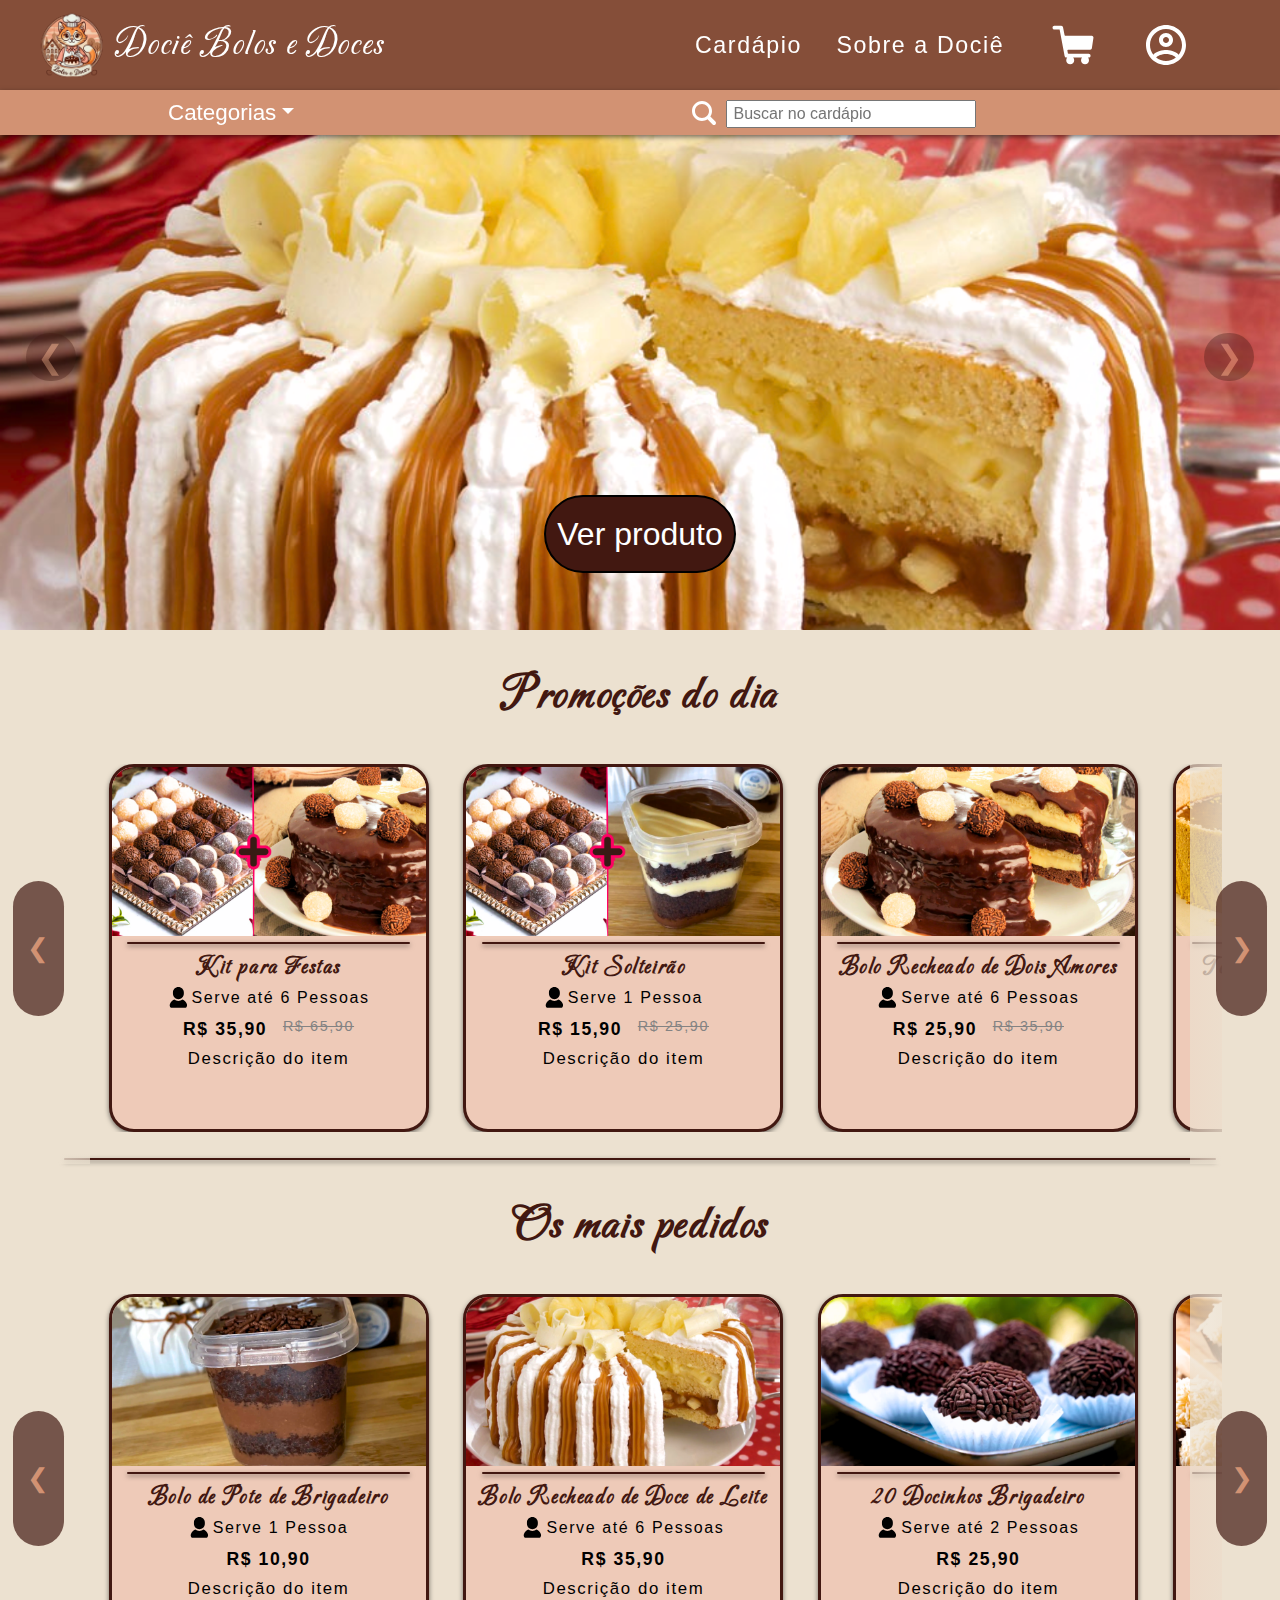
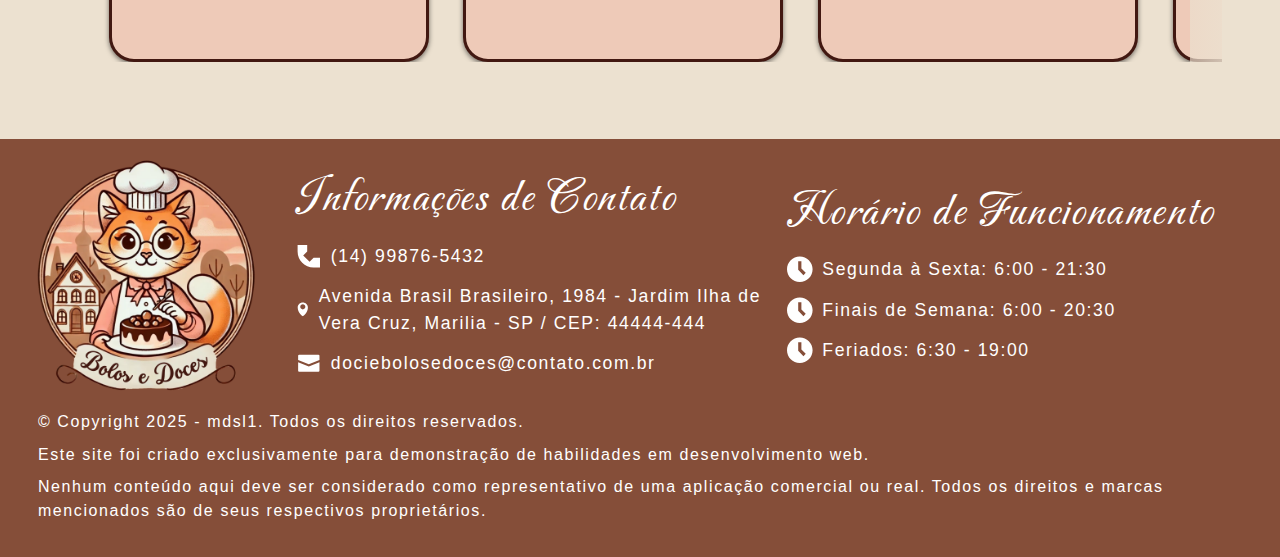
<file: index.html>
<!DOCTYPE html>
<html lang="pt-br">
    <head>
        <title>Dociê Bolos e Doces</title>
        <meta charset="UTF-8">
        <meta name="viewport" content="width=device-width, initial-scale=1.0">
        <link href="Midias/Logo.png" type="image/x-icon" rel="icon">
        <!-- Links externos -->
        <link href="https://cdn.jsdelivr.net/npm/bootstrap@5.3.3/dist/css/bootstrap.min.css" rel="stylesheet" integrity="sha384-QWTKZyjpPEjISv5WaRU9OFeRpok6YctnYmDr5pNlyT2bRjXh0JMhjY6hW+ALEwIH" crossorigin="anonymous">
        <link rel="stylesheet" href="css/homeStyle.css">
    </head>
    <body>

        <!-- Cabeçalho com os links e um menu de configurações (Por enquanto sem nada) -->
        <header id="mainHeader">
            <div id="headerContainer">
                <div id="titleContainer">
                    <a href="index.html"><img src="Midias/Logo.png" alt="Logo do site"></a>
                    <h1>Dociê Bolos e Doces</h1>
                </div>
                <nav id="navPages">
                    <a href="catalogo.html">Cardápio</a>
                    <a href="sobre.html">Sobre a Dociê</a>
                    <div id="btnCartContainer">
                        <button id="btnCart" onclick="showCart()"><svg viewBox="0 0 1000 1000" xmlns="http://www.w3.org/2000/svg"><path d="M891 308H340q-6 0-10.5-4t-5.5-10l-32-164q-2-14-12-22.5T256 99H110q-15 0-25.5 10.5T74 135v5q0 15 10.5 26t25.5 11h102q4 0 7 2.5t4 6.5l102 544q3 19 20 28 8 5 18 5h17q-22 25-21 58.5t25 56.5 57.5 23 58-23 25.5-56.5-22-58.5h186q-23 25-21.5 58.5T693 878t57.5 23 57.5-23 25-56.5-21-58.5h17q15 0 25.5-10.5T865 727v-8q0-15-11-25.5T828 683H409q-6 0-10.5-4t-5.5-9l-10-54q-1-8 4-14t12-5h460q13 0 22.5-8t11.5-21l33-219q3-16-7.5-28.5T891 308z"/></svg></button>
                        <!-- Aqui vai vir a quantidade quando o carrinho estiver cheio -->
                        <span id="itensInCart" class="hide"></span>
                    </div>
                    <div class="dropdown" id="accountSettings">
                        <button class="dropdown-toggle" data-bs-toggle="dropdown" aria-expanded="false" id="btnConfig"><svg viewBox="0 0 24 24" xmlns="http://www.w3.org/2000/svg"><path fill-rule="evenodd" clip-rule="evenodd" d="M12 2C6.48 2 2 6.48 2 12C2 17.52 6.48 22 12 22C17.52 22 22 17.52 22 12C22 6.48 17.52 2 12 2ZM7.07 18.28C7.5 17.38 10.12 16.5 12 16.5C13.88 16.5 16.51 17.38 16.93 18.28C15.57 19.36 13.86 20 12 20C10.14 20 8.43 19.36 7.07 18.28ZM12 14.5C13.46 14.5 16.93 15.09 18.36 16.83C19.38 15.49 20 13.82 20 12C20 7.59 16.41 4 12 4C7.59 4 4 7.59 4 12C4 13.82 4.62 15.49 5.64 16.83C7.07 15.09 10.54 14.5 12 14.5ZM12 6C10.06 6 8.5 7.56 8.5 9.5C8.5 11.44 10.06 13 12 13C13.94 13 15.5 11.44 15.5 9.5C15.5 7.56 13.94 6 12 6ZM10.5 9.5C10.5 10.33 11.17 11 12 11C12.83 11 13.5 10.33 13.5 9.5C13.5 8.67 12.83 8 12 8C11.17 8 10.5 8.67 10.5 9.5Z"/></svg></button>
                        <ul class="dropdown-menu">
                            <li><a href="#">Configuração 1</a></li>
                            <li><a href="#">Configuração 2</a></li>
                        </ul>
                    </div>
                </nav>
            </div>

            <!-- Nav com as categorias e com a barra de pesquisa -->
            <nav id="navContent">
                <!-- Dropdown das categorias -->
                <div class="dropdown" id="categoriesSelector">
                    <button class="dropdown-toggle" data-bs-toggle="dropdown" aria-expanded="false">Categorias</button>
                    <ul class="dropdown-menu">
                        <li class="categorie"><a href="catalogo.html#cake">Bolos Recheados</a></li>
                        <li class="categorie"><a href="catalogo.html#potCake">Bolos de Pote</a></li>
                        <li class="categorie"><a href="catalogo.html#pie">Tortas Doces</a></li>
                        <li class="categorie"><a href="catalogo.html#sweets">Docinhos</a></li>
                        <li class="categorie"><a href="catalogo.html#kit">Kits</a></li>
                    </ul>
                </div>
                <!-- Barra de pesquisa -->
                <div id="searchContainer">
                    <div id="searchBar">
                        <label for="searchInput"><svg viewBox="0 0 32 32" xmlns="http://www.w3.org/2000/svg" xmlns:xlink="http://www.w3.org/1999/xlink"><path d="M27.414,24.586l-5.077-5.077C23.386,17.928,24,16.035,24,14c0-5.514-4.486-10-10-10S4,8.486,4,14  s4.486,10,10,10c2.035,0,3.928-0.614,5.509-1.663l5.077,5.077c0.78,0.781,2.048,0.781,2.828,0  C28.195,26.633,28.195,25.367,27.414,24.586z M7,14c0-3.86,3.14-7,7-7s7,3.14,7,7s-3.14,7-7,7S7,17.86,7,14z"/></svg></label>
                        <input type="text" name="searchInput" id="searchInput" placeholder="Buscar no cardápio" autocomplete="off">
                    </div>
                    <!-- Container com os itens pesquisados -->
                    <div class="hide" id="searchItensContainer">
                        <!-- Item -->
                        <div id="noResults">Nenhum resultado encontrado.</div>
                    </div>
                </div>     
            </nav>
        </header>

        <!-- Tab com o Carrinho de compras -->
        <div id="tabCart">
            <h1>Finalizar Compra</h1>
            <div id="tabItensContainer">
                <p id="emptyCart">O carrinho está vazio.</p>
            </div>
            <div id="footerTab">
                <div id="totalPriceLineTab">
                    <span>Total: R$ </span>
                    <div id="finalPrice"></div>
                </div>
                <button id="finishPurchase"  data-bs-toggle="modal" data-bs-target="#popUpWindow" onclick="finishPurchase()">Finalizar</button>
            </div>
        </div>
        <div id="backgroundTabCart" class="hideBgCart" onclick="closeCartTab()"></div>

        <!-- Carrossel de exibição de itens -->
        <div id="displayProducts" class="carousel slide" data-bs-ride="carousel">
            <div class="carousel-inner">
              <div class="carousel-item active" data-id="2">
                <img src="Midias/Produtos/Bolo/Bolo doce de leite com abacaxi.png" class="d-block w-100" alt="Bolo de Doce de Leite">
                <button class="btnShowItemDisplay" data-bs-toggle="modal" data-bs-target="#modalWindow">Ver produto</button>
              </div>
              <div class="carousel-item" data-id="4">
                <img src="Midias/Produtos/Bolo de pote/Bolo de pote de prestigio.png" class="d-block w-100" alt="Bolo de pote de prestígio">
                <button class="btnShowItemDisplay" data-bs-toggle="modal" data-bs-target="#modalWindow">Ver produto</button>
              </div>
              <div class="carousel-item" data-id="7">
                <img src="Midias/Produtos/Docinhos/Docinho beijinho.png" class="d-block w-100" alt="Docinho Beijinho">
                <button class="btnShowItemDisplay" data-bs-toggle="modal" data-bs-target="#modalWindow">Ver produto</button>
              </div>
              <div class="carousel-item" data-id="6">
                <img src="Midias/Produtos/Torta/Torta de maracuja.png" class="d-block w-100" alt="Torta de maracujá">
                <button class="btnShowItemDisplay" data-bs-toggle="modal" data-bs-target="#modalWindow">Ver produto</button>
              </div>
            </div>
            <!-- Botões de navegação -->
            <button class="carousel-control-prev" type="button" data-bs-target="#displayProducts" data-bs-slide="prev">&#10094;</button>
            <button class="carousel-control-next" type="button" data-bs-target="#displayProducts" data-bs-slide="next">&#10095;</button>
        </div>

        <!-- Slider com os produtos em promoção -->
        <section id="promotionContainer">
            <header><h2>Promoções do dia</h2></header>
            <div id="promotionCarousel">
                <button class="btnPrevCarousel">&#10094;</button>
                <div class="gradient prevGradient"></div>
                <div class="itensContainer">
                    <div class="blankSpace"></div>
                    <div class="item" data-id="13">
                        <img src="Midias/Produtos/Kits/Kit Festa.png" alt="Kit para festas com Bolo e Docinhos">
                        <div class="divLine"></div>
                        <h3>Kit para Festas</h3>
                        <div class="amountLine">
                            <svg xmlns="http://www.w3.org/2000/svg" xmlns:xlink="http://www.w3.org/1999/xlink" viewBox="0 0 512 512"  xml:space="preserve"><g><path  d="M458.159,404.216c-18.93-33.65-49.934-71.764-100.409-93.431c-28.868,20.196-63.938,32.087-101.745,32.087c-37.828,0-72.898-11.89-101.767-32.087c-50.474,21.667-81.479,59.782-100.398,93.431C28.731,448.848,48.417,512,91.842,512c43.426,0,164.164,0,164.164,0s120.726,0,164.153,0C463.583,512,483.269,448.848,458.159,404.216z"/><path d="M256.005,300.641c74.144,0,134.231-60.108,134.231-134.242v-32.158C390.236,60.108,330.149,0,256.005,0c-74.155,0-134.252,60.108-134.252,134.242V166.4C121.753,240.533,181.851,300.641,256.005,300.641z"/></g></svg>
                            <p>Serve até 6 Pessoas</p>
                        </div>    
                        <div class="priceLine">
                            <p class="price">R$ 35,90</p>
                            <p class="price oldPrice">R$ 65,90</p>
                        </div>
                        <p class="description">Descrição do item</p>
                        <button class="viewItem" data-bs-toggle="modal" data-bs-target="#modalWindow">Ver produto</button>
                    </div>
                    <div class="item" data-id="14">
                        <img src="Midias/Produtos/Kits/Kit Solteiro.png" alt="Kit para 1 pessoa com Bolo de Pote e Docinhos">
                        <div class="divLine"></div>
                        <h3>Kit Solteirão</h3>
                        <div class="amountLine">
                            <svg xmlns="http://www.w3.org/2000/svg" xmlns:xlink="http://www.w3.org/1999/xlink" viewBox="0 0 512 512"  xml:space="preserve"><g><path  d="M458.159,404.216c-18.93-33.65-49.934-71.764-100.409-93.431c-28.868,20.196-63.938,32.087-101.745,32.087c-37.828,0-72.898-11.89-101.767-32.087c-50.474,21.667-81.479,59.782-100.398,93.431C28.731,448.848,48.417,512,91.842,512c43.426,0,164.164,0,164.164,0s120.726,0,164.153,0C463.583,512,483.269,448.848,458.159,404.216z"/><path d="M256.005,300.641c74.144,0,134.231-60.108,134.231-134.242v-32.158C390.236,60.108,330.149,0,256.005,0c-74.155,0-134.252,60.108-134.252,134.242V166.4C121.753,240.533,181.851,300.641,256.005,300.641z"/></g></svg>
                            <p>Serve 1 Pessoa</p>
                        </div>    
                        <div class="priceLine">
                            <p class="price">R$ 15,90</p>
                            <p class="price oldPrice">R$ 25,90</p>
                        </div>
                        <p class="description">Descrição do item</p>
                        <button class="viewItem" data-bs-toggle="modal" data-bs-target="#modalWindow">Ver produto</button>
                    </div>
                    <div class="item" data-id="1">
                        <img src="Midias/Produtos/Bolo/Bolo 2 amores.png" alt="Bolo recheado de Dois Amores">
                        <div class="divLine"></div>
                        <h3>Bolo Recheado de Dois Amores</h3>
                        <div class="amountLine">
                            <svg xmlns="http://www.w3.org/2000/svg" xmlns:xlink="http://www.w3.org/1999/xlink" viewBox="0 0 512 512"  xml:space="preserve"><g><path  d="M458.159,404.216c-18.93-33.65-49.934-71.764-100.409-93.431c-28.868,20.196-63.938,32.087-101.745,32.087c-37.828,0-72.898-11.89-101.767-32.087c-50.474,21.667-81.479,59.782-100.398,93.431C28.731,448.848,48.417,512,91.842,512c43.426,0,164.164,0,164.164,0s120.726,0,164.153,0C463.583,512,483.269,448.848,458.159,404.216z"/><path d="M256.005,300.641c74.144,0,134.231-60.108,134.231-134.242v-32.158C390.236,60.108,330.149,0,256.005,0c-74.155,0-134.252,60.108-134.252,134.242V166.4C121.753,240.533,181.851,300.641,256.005,300.641z"/></g></svg>
                            <p>Serve até 6 Pessoas</p>
                        </div>    
                        <div class="priceLine">
                            <p class="price">R$ 25,90</p>
                            <p class="price oldPrice">R$ 35,90</p>
                        </div>
                        <p class="description">Descrição do item</p>
                        <button class="viewItem" data-bs-toggle="modal" data-bs-target="#modalWindow">Ver produto</button>
                    </div>
                    <div class="item" data-id="5">
                        <img src="Midias/Produtos/Torta/Torta de chocolate.png" alt="Torta de Mousse de Chocolate">
                        <div class="divLine"></div>
                        <h3>Torta de Mousse de Chocolate</h3>
                        <div class="amountLine">
                            <svg xmlns="http://www.w3.org/2000/svg" xmlns:xlink="http://www.w3.org/1999/xlink" viewBox="0 0 512 512"  xml:space="preserve"><g><path  d="M458.159,404.216c-18.93-33.65-49.934-71.764-100.409-93.431c-28.868,20.196-63.938,32.087-101.745,32.087c-37.828,0-72.898-11.89-101.767-32.087c-50.474,21.667-81.479,59.782-100.398,93.431C28.731,448.848,48.417,512,91.842,512c43.426,0,164.164,0,164.164,0s120.726,0,164.153,0C463.583,512,483.269,448.848,458.159,404.216z"/><path d="M256.005,300.641c74.144,0,134.231-60.108,134.231-134.242v-32.158C390.236,60.108,330.149,0,256.005,0c-74.155,0-134.252,60.108-134.252,134.242V166.4C121.753,240.533,181.851,300.641,256.005,300.641z"/></g></svg>
                            <p>Serve até 4 Pessoas</p>
                        </div>    
                        <div class="priceLine">
                            <p class="price">R$ 15,90</p>
                            <p class="price oldPrice">R$ 25,90</p>
                        </div>
                        <p class="description">Descrição do item</p>
                        <button class="viewItem" data-bs-toggle="modal" data-bs-target="#modalWindow">Ver produto</button>
                    </div>
                    <div class="item" data-id="4">
                        <img src="Midias/Produtos/Bolo de pote/Bolo de pote de prestigio.png" alt="Bolo de pote de Prestígio">
                        <div class="divLine"></div>
                        <h3>Bolo de Pote de Prestígio</h3>
                        <div class="amountLine">
                            <svg xmlns="http://www.w3.org/2000/svg" xmlns:xlink="http://www.w3.org/1999/xlink" viewBox="0 0 512 512"  xml:space="preserve"><g><path  d="M458.159,404.216c-18.93-33.65-49.934-71.764-100.409-93.431c-28.868,20.196-63.938,32.087-101.745,32.087c-37.828,0-72.898-11.89-101.767-32.087c-50.474,21.667-81.479,59.782-100.398,93.431C28.731,448.848,48.417,512,91.842,512c43.426,0,164.164,0,164.164,0s120.726,0,164.153,0C463.583,512,483.269,448.848,458.159,404.216z"/><path d="M256.005,300.641c74.144,0,134.231-60.108,134.231-134.242v-32.158C390.236,60.108,330.149,0,256.005,0c-74.155,0-134.252,60.108-134.252,134.242V166.4C121.753,240.533,181.851,300.641,256.005,300.641z"/></g></svg>
                            <p>Serve 1 Pessoa</p>
                        </div>    
                        <div class="priceLine">
                            <p class="price">R$ 5,90</p>
                            <p class="price oldPrice">R$ 10,90</p>
                        </div>
                        <p class="description">Descrição do item</p>
                        <button class="viewItem" data-bs-toggle="modal" data-bs-target="#modalWindow">Ver produto</button>
                    </div>
                    <div class="blankSpace"></div>
                </div>
                <div class="gradient nextGradient"></div>
                <button class="btnNextCarousel">&#10095;</button>
            </div>
        </section>
        <div class="divLine"></div>

        <!-- Slider com os produtos mais vendidos -->
        <section id="bestSellingContainer">
            <header><h2>Os mais pedidos</h2></header>
            <div id="bestSellingCarousel">
                <button class="btnPrevCarousel">&#10094;</button>
                <div class="gradient prevGradient"></div>
                <div class="itensContainer">
                    <div class="blankSpace"></div>
                    <div class="item" data-id="3">
                        <img src="Midias/Produtos/Bolo de pote/Bolo de pote de brigadeiro.png" alt="Bolo de pote de Brigadeiro">
                        <div class="divLine"></div>
                        <h3>Bolo de Pote de Brigadeiro</h3>
                        <div class="amountLine">
                            <svg xmlns="http://www.w3.org/2000/svg" xmlns:xlink="http://www.w3.org/1999/xlink" viewBox="0 0 512 512"  xml:space="preserve"><g><path  d="M458.159,404.216c-18.93-33.65-49.934-71.764-100.409-93.431c-28.868,20.196-63.938,32.087-101.745,32.087c-37.828,0-72.898-11.89-101.767-32.087c-50.474,21.667-81.479,59.782-100.398,93.431C28.731,448.848,48.417,512,91.842,512c43.426,0,164.164,0,164.164,0s120.726,0,164.153,0C463.583,512,483.269,448.848,458.159,404.216z"/><path d="M256.005,300.641c74.144,0,134.231-60.108,134.231-134.242v-32.158C390.236,60.108,330.149,0,256.005,0c-74.155,0-134.252,60.108-134.252,134.242V166.4C121.753,240.533,181.851,300.641,256.005,300.641z"/></g></svg>
                            <p>Serve 1 Pessoa</p>
                        </div>    
                        <div class="priceLine">
                            <p class="price">R$ 10,90</p>
                        </div>
                        <p class="description">Descrição do item</p>
                        <button class="viewItem" data-bs-toggle="modal" data-bs-target="#modalWindow">Ver produto</button>
                    </div>
                    <div class="item" data-id="2">
                        <img src="Midias/Produtos/Bolo/Bolo doce de leite com abacaxi.png" alt="Bolo Recheado de Doce de Leite">
                        <div class="divLine"></div>
                        <h3>Bolo Recheado de Doce de Leite</h3>
                        <div class="amountLine">
                            <svg xmlns="http://www.w3.org/2000/svg" xmlns:xlink="http://www.w3.org/1999/xlink" viewBox="0 0 512 512"  xml:space="preserve"><g><path  d="M458.159,404.216c-18.93-33.65-49.934-71.764-100.409-93.431c-28.868,20.196-63.938,32.087-101.745,32.087c-37.828,0-72.898-11.89-101.767-32.087c-50.474,21.667-81.479,59.782-100.398,93.431C28.731,448.848,48.417,512,91.842,512c43.426,0,164.164,0,164.164,0s120.726,0,164.153,0C463.583,512,483.269,448.848,458.159,404.216z"/><path d="M256.005,300.641c74.144,0,134.231-60.108,134.231-134.242v-32.158C390.236,60.108,330.149,0,256.005,0c-74.155,0-134.252,60.108-134.252,134.242V166.4C121.753,240.533,181.851,300.641,256.005,300.641z"/></g></svg>
                            <p>Serve até 6 Pessoas</p>
                        </div>    
                        <div class="priceLine">
                            <p class="price">R$ 35,90</p>
                        </div>
                        <p class="description">Descrição do item</p>
                        <button class="viewItem" data-bs-toggle="modal" data-bs-target="#modalWindow">Ver produto</button>
                    </div>
                    <div class="item" data-id="11">
                        <img src="Midias/Produtos/Docinhos/Docinho brigadeiro.png" alt="Docinhos de Brigadeiro">
                        <div class="divLine"></div>
                        <h3>20 Docinhos Brigadeiro</h3>
                        <div class="amountLine">
                            <svg xmlns="http://www.w3.org/2000/svg" xmlns:xlink="http://www.w3.org/1999/xlink" viewBox="0 0 512 512"  xml:space="preserve"><g><path  d="M458.159,404.216c-18.93-33.65-49.934-71.764-100.409-93.431c-28.868,20.196-63.938,32.087-101.745,32.087c-37.828,0-72.898-11.89-101.767-32.087c-50.474,21.667-81.479,59.782-100.398,93.431C28.731,448.848,48.417,512,91.842,512c43.426,0,164.164,0,164.164,0s120.726,0,164.153,0C463.583,512,483.269,448.848,458.159,404.216z"/><path d="M256.005,300.641c74.144,0,134.231-60.108,134.231-134.242v-32.158C390.236,60.108,330.149,0,256.005,0c-74.155,0-134.252,60.108-134.252,134.242V166.4C121.753,240.533,181.851,300.641,256.005,300.641z"/></g></svg>
                            <p>Serve até 2 Pessoas</p>
                        </div>    
                        <div class="priceLine">
                            <p class="price">R$ 25,90</p>
                        </div>
                        <p class="description">Descrição do item</p>
                        <button class="viewItem" data-bs-toggle="modal" data-bs-target="#modalWindow">Ver produto</button>
                    </div>
                    <div class="item" data-id="7">
                        <img src="Midias/Produtos/Docinhos/Docinho beijinho.png" alt="Docinhos de Beijinho">
                        <div class="divLine"></div>
                        <h3>10 Docinhos Beijinho</h3>
                        <div class="amountLine">
                            <svg xmlns="http://www.w3.org/2000/svg" xmlns:xlink="http://www.w3.org/1999/xlink" viewBox="0 0 512 512"  xml:space="preserve"><g><path  d="M458.159,404.216c-18.93-33.65-49.934-71.764-100.409-93.431c-28.868,20.196-63.938,32.087-101.745,32.087c-37.828,0-72.898-11.89-101.767-32.087c-50.474,21.667-81.479,59.782-100.398,93.431C28.731,448.848,48.417,512,91.842,512c43.426,0,164.164,0,164.164,0s120.726,0,164.153,0C463.583,512,483.269,448.848,458.159,404.216z"/><path d="M256.005,300.641c74.144,0,134.231-60.108,134.231-134.242v-32.158C390.236,60.108,330.149,0,256.005,0c-74.155,0-134.252,60.108-134.252,134.242V166.4C121.753,240.533,181.851,300.641,256.005,300.641z"/></g></svg>
                            <p>Serve 1 Pessoa</p>
                        </div>    
                        <div class="priceLine">
                            <p class="price">R$ 15,90</p>
                        </div>
                        <p class="description">Descrição do item</p>
                        <button class="viewItem" data-bs-toggle="modal" data-bs-target="#modalWindow">Ver produto</button>                    </div>
                    <div class="item" data-id="6">
                        <img src="Midias/Produtos/Torta/Torta de maracuja.png" alt="Torta de Mousse de Maracujá">
                        <div class="divLine"></div>
                        <h3>Torta de Mousse de Maracujá</h3>
                        <div class="amountLine">
                            <svg xmlns="http://www.w3.org/2000/svg" xmlns:xlink="http://www.w3.org/1999/xlink" viewBox="0 0 512 512"  xml:space="preserve"><g><path  d="M458.159,404.216c-18.93-33.65-49.934-71.764-100.409-93.431c-28.868,20.196-63.938,32.087-101.745,32.087c-37.828,0-72.898-11.89-101.767-32.087c-50.474,21.667-81.479,59.782-100.398,93.431C28.731,448.848,48.417,512,91.842,512c43.426,0,164.164,0,164.164,0s120.726,0,164.153,0C463.583,512,483.269,448.848,458.159,404.216z"/><path d="M256.005,300.641c74.144,0,134.231-60.108,134.231-134.242v-32.158C390.236,60.108,330.149,0,256.005,0c-74.155,0-134.252,60.108-134.252,134.242V166.4C121.753,240.533,181.851,300.641,256.005,300.641z"/></g></svg>
                            <p>Serve até 4 Pessoas</p>
                        </div>    
                        <div class="priceLine">
                            <p class="price">R$ 25,90</p>
                        </div>
                        <p class="description">Descrição do item</p>
                        <button class="viewItem" data-bs-toggle="modal" data-bs-target="#modalWindow">Ver produto</button>
                    </div>
                    <div class="blankSpace"></div>
                </div>
                <div class="gradient nextGradient"></div>
                <button class="btnNextCarousel">&#10095;</button>
            </div>
        </section>

        <!-- Rodapé -->
        <footer>
            <div id="footerContainer">
                <img src="Midias/Logo.png" alt="Logo do site">
                <div id="contactContainer">
                    <h3>Informações de Contato</h3>
                    <div class="footerLine">
                        <svg viewBox="0 0 16 16" fill="none" xmlns="http://www.w3.org/2000/svg"><path d="M1 5V1H7V5L4.5 7.5L8.5 11.5L11 9H15V15H11C5.47715 15 1 10.5228 1 5Z"/></svg>
                        <p>(14) 99876-5432</p>
                    </div>
                    <div class="footerLine">
                        <svg viewBox="0 0 16 16" version="1.1" xmlns="http://www.w3.org/2000/svg" xmlns:xlink="http://www.w3.org/1999/xlink"><rect id="icon-bound" fill="none" /><path d="M8,0C4.688,0,2,2.688,2,6c0,6,6,10,6,10s6-4,6-10C14,2.688,11.312,0,8,0z M8,8C6.344,8,5,6.656,5,5s1.344-3,3-3s3,1.344,3,3 S9.656,8,8,8z" /></svg>
                        <p>Avenida Brasil Brasileiro, 1984 - Jardim Ilha de Vera Cruz, Marilia - SP / CEP: 44444-444</p>
                    </div>
                    <div class="footerLine">
                        <svg viewBox="0 0 24 24" xmlns="http://www.w3.org/2000/svg"><path d="M22,5V9L12,13,2,9V5A1,1,0,0,1,3,4H21A1,1,0,0,1,22,5ZM2,11.154V19a1,1,0,0,0,1,1H21a1,1,0,0,0,1-1V11.154l-10,4Z"/></svg>
                        <p>dociebolosedoces@contato.com.br</p>
                    </div>
                </div>
                <div id="openingHoursContainer">
                    <h3>Horário de Funcionamento</h3>
                    <div class="footerLine">
                        <svg viewBox="0 0 16 16" fill="none" xmlns="http://www.w3.org/2000/svg"><path fill-rule="evenodd" clip-rule="evenodd" d="M8 16C12.4183 16 16 12.4183 16 8C16 3.58172 12.4183 0 8 0C3.58172 0 0 3.58172 0 8C0 12.4183 3.58172 16 8 16ZM7 3V8.41421L10.2929 11.7071L11.7071 10.2929L9 7.58579V3H7Z"/></svg>
                        <p>Segunda à Sexta: 6:00 - 21:30</p>
                    </div>
                    <div class="footerLine">
                        <svg viewBox="0 0 16 16" fill="none" xmlns="http://www.w3.org/2000/svg"><path fill-rule="evenodd" clip-rule="evenodd" d="M8 16C12.4183 16 16 12.4183 16 8C16 3.58172 12.4183 0 8 0C3.58172 0 0 3.58172 0 8C0 12.4183 3.58172 16 8 16ZM7 3V8.41421L10.2929 11.7071L11.7071 10.2929L9 7.58579V3H7Z"/></svg>
                        <p>Finais de Semana: 6:00 - 20:30</p>
                    </div>
                    <div class="footerLine">
                        <svg viewBox="0 0 16 16" fill="none" xmlns="http://www.w3.org/2000/svg"><path fill-rule="evenodd" clip-rule="evenodd" d="M8 16C12.4183 16 16 12.4183 16 8C16 3.58172 12.4183 0 8 0C3.58172 0 0 3.58172 0 8C0 12.4183 3.58172 16 8 16ZM7 3V8.41421L10.2929 11.7071L11.7071 10.2929L9 7.58579V3H7Z"/></svg>
                        <p>Feriados: 6:30 - 19:00</p>
                    </div>
                </div>
            </div>
            <div id="copyrightContainer">
                <p>&copy; Copyright 2025 - mdsl1. Todos os direitos reservados.</p>
                <p>Este site foi criado exclusivamente para demonstração de habilidades em desenvolvimento web.</p>
                <p>Nenhum conteúdo aqui deve ser considerado como representativo de uma aplicação comercial ou real. Todos os direitos e marcas mencionados são de seus respectivos proprietários.</p>
            </div>
        </footer>

        <!-- Modal de compra de itens -->
        <div id="modalWindow" class="modal fade" tabindex="-1" aria-labelledby="modalContainerLabel" aria-hidden="true">
            <div class="modal-dialog">
                <div class="modal-content" id="modalContainer">
                    <div class="modal-header" id="modalHeader">
                        <h1 class="modal-title" id="modalContainerLabel"></h1>
                        <button type="button" class="btn btn-secondary" data-bs-dismiss="modal">X</button>
                    </div>
                    <div class="modal-body" id="modalBody">
                        <img id="modalImg" src="Midias/Produtos/Bolo/Bolo 2 amores.png" alt="">
                        <p id="modalDescription"></p>
                        <div id="infosContainer">
                            <div id="amountLineModal">
                                <svg xmlns="http://www.w3.org/2000/svg" xmlns:xlink="http://www.w3.org/1999/xlink" viewBox="0 0 512 512"  xml:space="preserve"><g><path  d="M458.159,404.216c-18.93-33.65-49.934-71.764-100.409-93.431c-28.868,20.196-63.938,32.087-101.745,32.087c-37.828,0-72.898-11.89-101.767-32.087c-50.474,21.667-81.479,59.782-100.398,93.431C28.731,448.848,48.417,512,91.842,512c43.426,0,164.164,0,164.164,0s120.726,0,164.153,0C463.583,512,483.269,448.848,458.159,404.216z"/><path d="M256.005,300.641c74.144,0,134.231-60.108,134.231-134.242v-32.158C390.236,60.108,330.149,0,256.005,0c-74.155,0-134.252,60.108-134.252,134.242V166.4C121.753,240.533,181.851,300.641,256.005,300.641z"/></g></svg>
                                <div id="modalAmount"></div>
                            </div>
                            <div id="priceLineModal">
                                <span>R$ </span>
                                <div id="modalPrice"></div>
                            </div>
                        </div>
                        <div id="qtdeItensControl">
                             <button id="rmvItem" onclick="rmvItem()">-</button>
                             <span id="qtdeItem"></span>
                            <button id="addItem" onclick="addItem()">+</button>
                        </div>
                    </div>
                    <div class="modal-footer" id="modalFooter">
                        <div id="displayPriceContainer">
                            <span>Total: R$</span>
                            <div id="priceInput">0,00</div>
                        </div>
                        <button id="btnAddToCart" onclick="addToCart()">Adicionar</button>
                    </div>
                </div>
            </div>
        </div>

        <!-- PopUp de sucesso ou falha na compra -->
        <div id="popUpWindow" class="modal fade" tabindex="-1" aria-labelledby="popUpContainerLabel" aria-hidden="true">
            <div class="modal-dialog">
                <div class="modal-content" id="popUpContainer">
                    <div class="modal-header" id="popUpHeader">
                        <h1 class="modal-title" id="popUpContainerLabel"></h1>
                    </div>
                    <div class="modal-body" id="popUpBody">
                        <p id="popUpText"></p>
                    </div>
                    <div class="modal-footer" id="popUpFooter">
                        <button type="button" class="btn btn-secondary" data-bs-dismiss="modal">Fechar</button>
                    </div>
                </div>
            </div>
        </div>
        <!--Area de Import dos scripts utilizados-->
        <script src="https://cdn.jsdelivr.net/npm/bootstrap@5.3.3/dist/js/bootstrap.bundle.min.js" integrity="sha384-YvpcrYf0tY3lHB60NNkmXc5s9fDVZLESaAA55NDzOxhy9GkcIdslK1eN7N6jIeHz" crossorigin="anonymous"></script>
        <script src="js/script.js" type="text/javascript"></script>
        <script src="js/sliderScript.js" type="text/javascript"></script>
    </body>
</html>
</file>
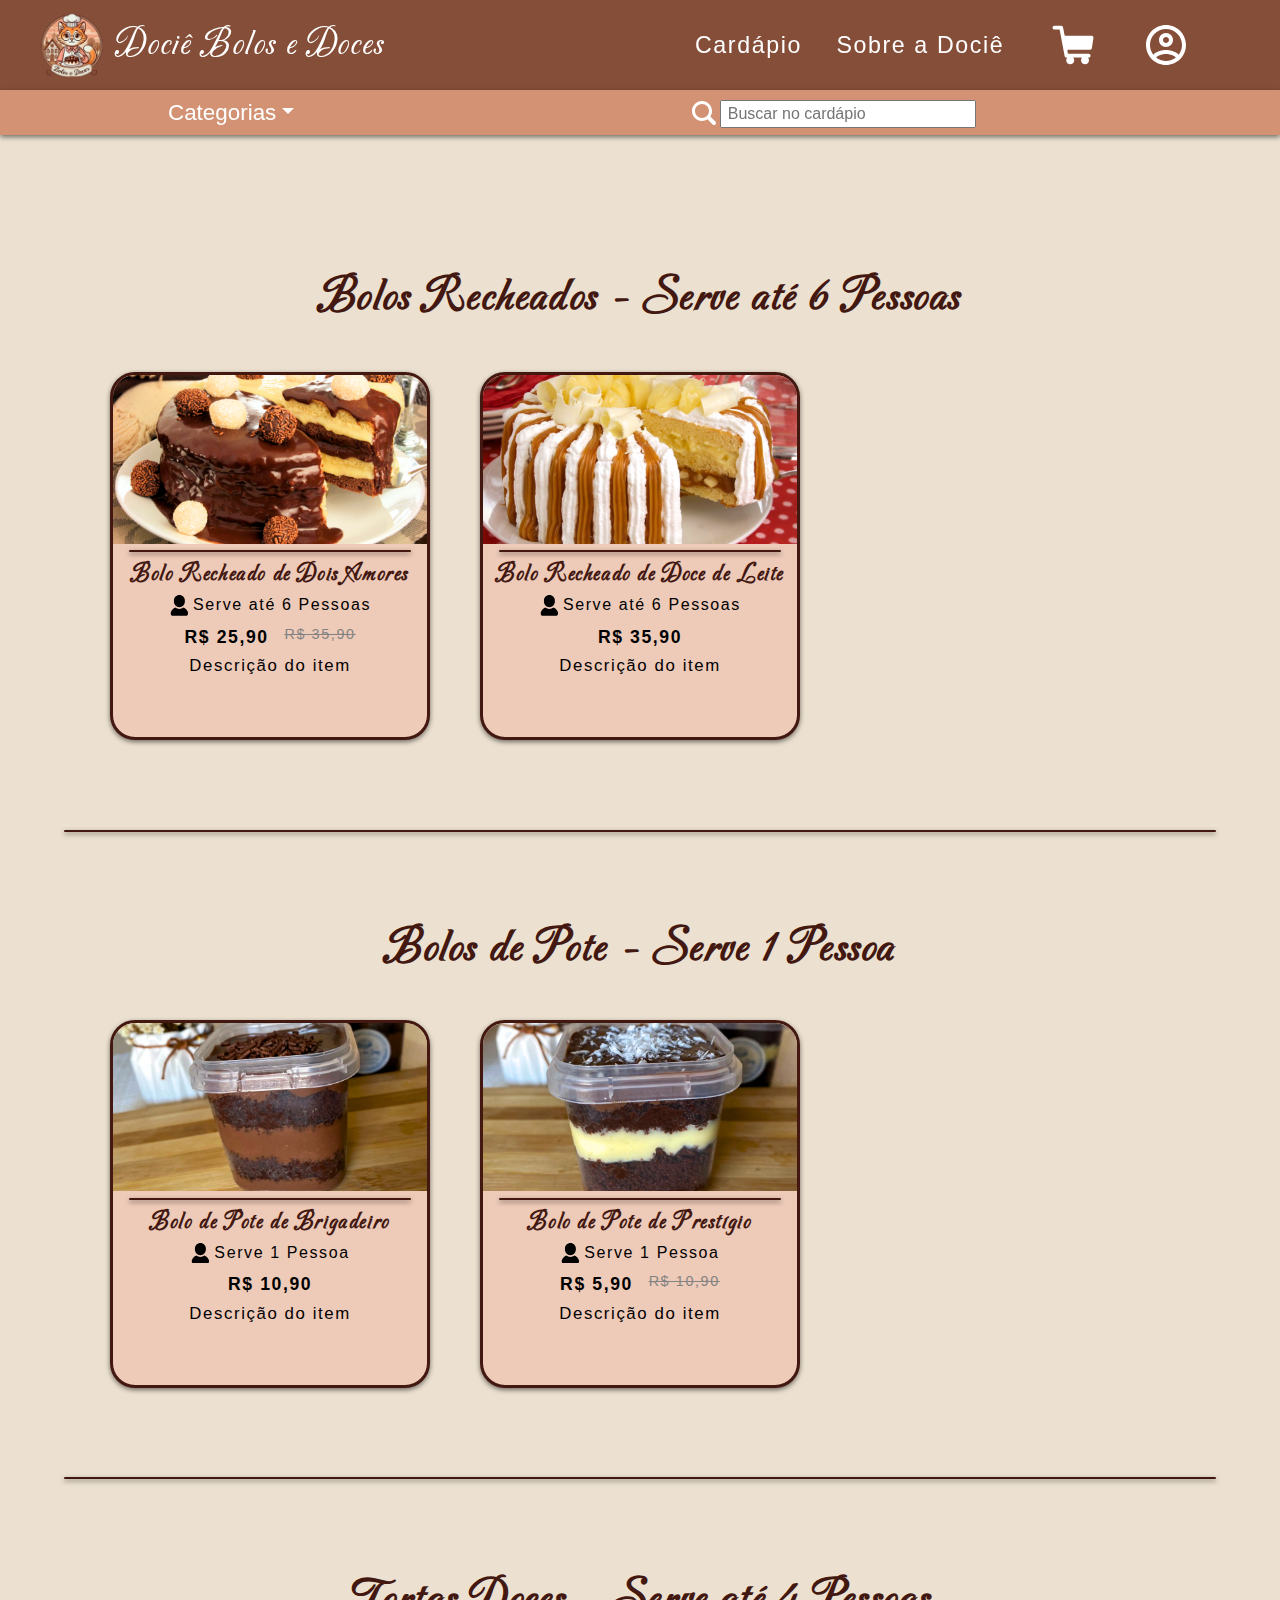
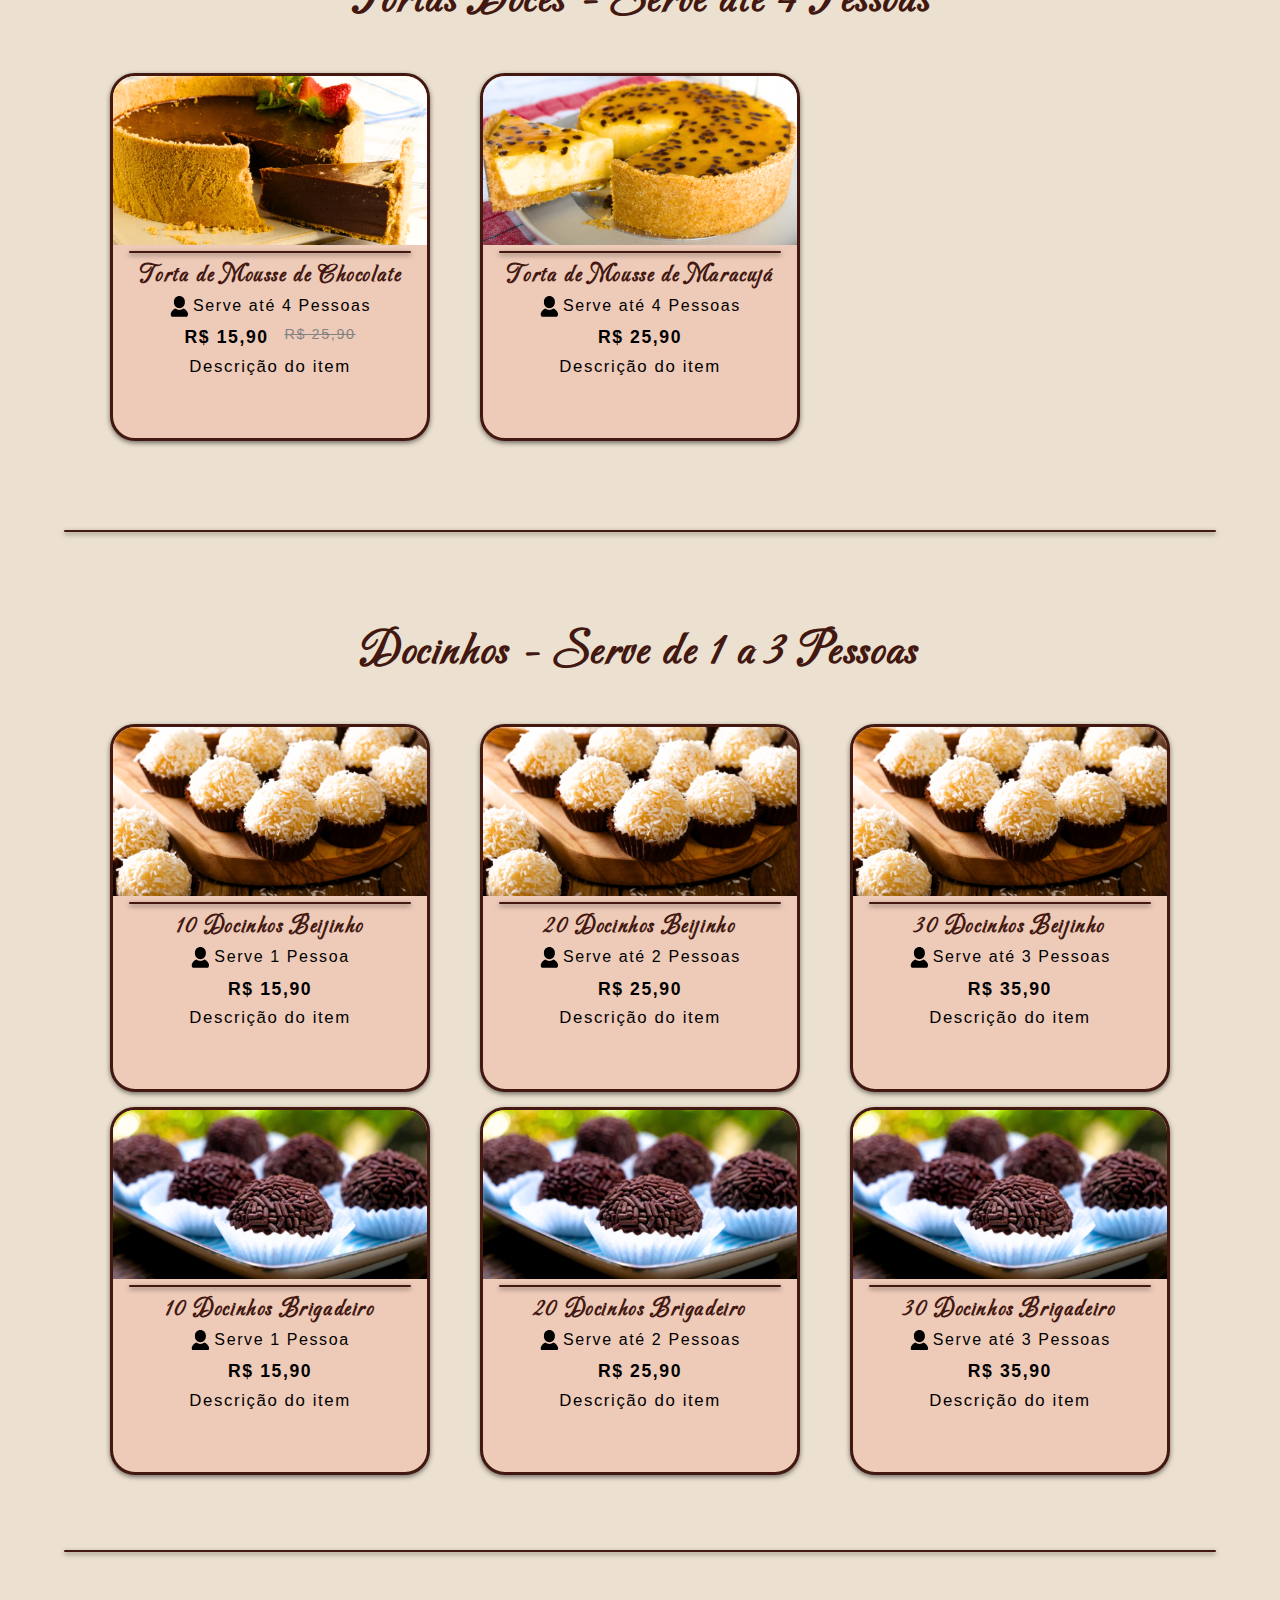
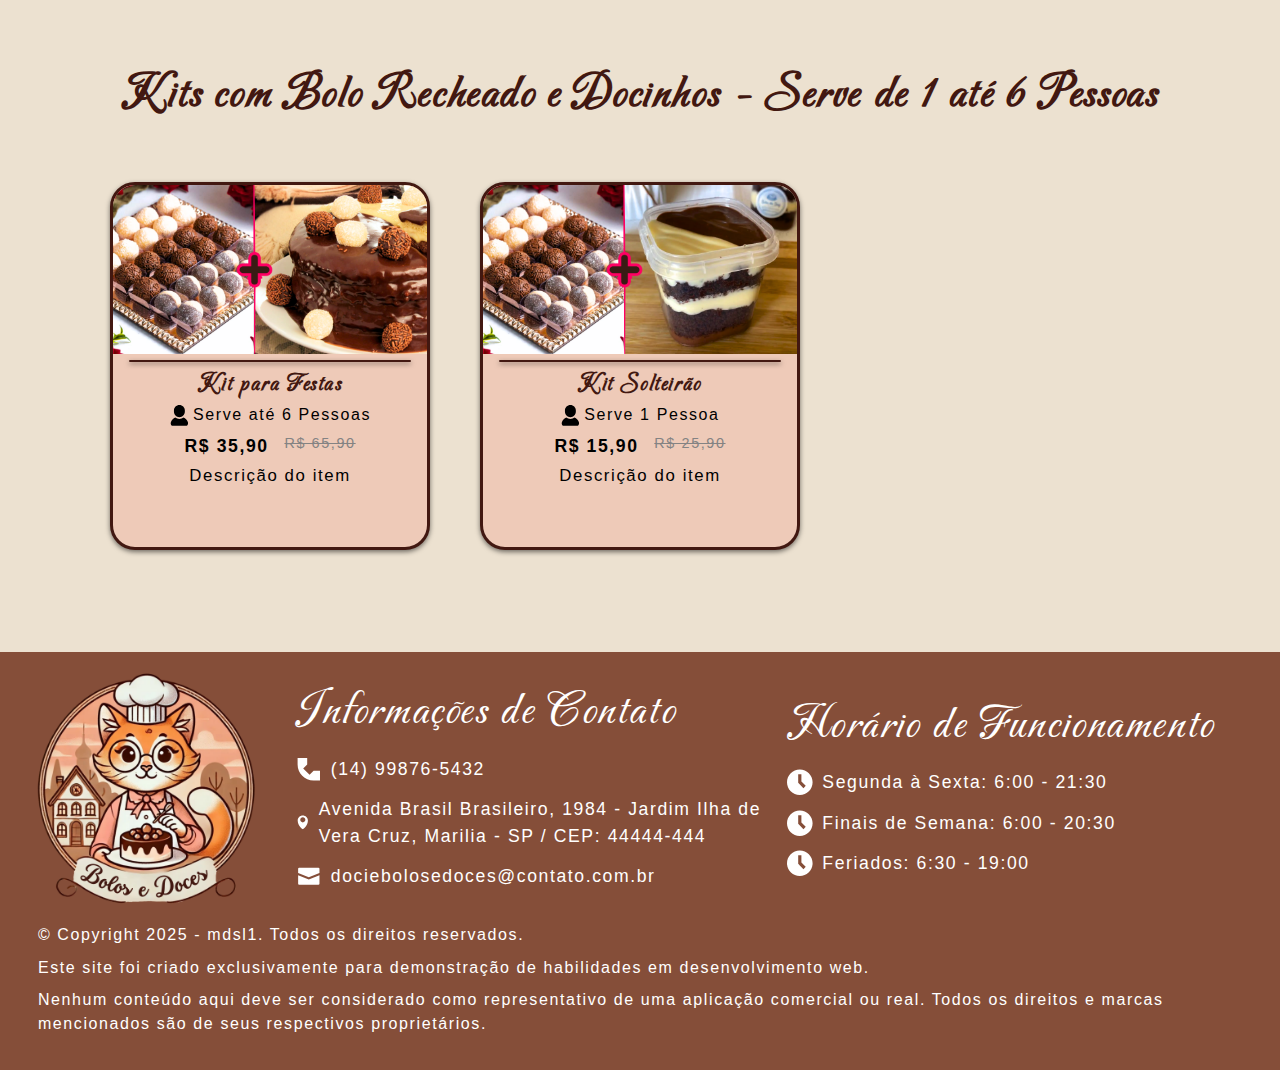
<file: catalogo.html>
<!DOCTYPE html>
<html lang="pt-br">
    <head>
        <title>Dociê Bolos e Doces</title>
        <meta charset="UTF-8">
        <meta name="viewport" content="width=device-width, initial-scale=1.0">
        <link href="Midias/Logo.png" type="image/x-icon" rel="icon">
        <!-- Links externos -->
        <link href="https://cdn.jsdelivr.net/npm/bootstrap@5.3.3/dist/css/bootstrap.min.css" rel="stylesheet" integrity="sha384-QWTKZyjpPEjISv5WaRU9OFeRpok6YctnYmDr5pNlyT2bRjXh0JMhjY6hW+ALEwIH" crossorigin="anonymous">
        <link rel="stylesheet" href="css/catalogStyle.css">
    </head>
    <body>

        <!-- Cabeçalho com os links e um menu de configurações (Por enquanto sem nada) -->
        <header id="mainHeader">
            <div id="headerContainer">
                <div id="titleContainer">
                    <a href="index.html"><img src="Midias/Logo.png" alt="Logo do site"></a>
                    <h1>Dociê Bolos e Doces</h1>
                </div>
                <nav id="navPages">
                    <a href="catalogo.html">Cardápio</a>
                    <a href="sobre.html">Sobre a Dociê</a>
                    <div id="btnCartContainer">
                        <button id="btnCart" onclick="showCart()"><svg viewBox="0 0 1000 1000" xmlns="http://www.w3.org/2000/svg"><path d="M891 308H340q-6 0-10.5-4t-5.5-10l-32-164q-2-14-12-22.5T256 99H110q-15 0-25.5 10.5T74 135v5q0 15 10.5 26t25.5 11h102q4 0 7 2.5t4 6.5l102 544q3 19 20 28 8 5 18 5h17q-22 25-21 58.5t25 56.5 57.5 23 58-23 25.5-56.5-22-58.5h186q-23 25-21.5 58.5T693 878t57.5 23 57.5-23 25-56.5-21-58.5h17q15 0 25.5-10.5T865 727v-8q0-15-11-25.5T828 683H409q-6 0-10.5-4t-5.5-9l-10-54q-1-8 4-14t12-5h460q13 0 22.5-8t11.5-21l33-219q3-16-7.5-28.5T891 308z"/></svg></button>
                        <!-- Aqui vai vir a quantidade quando o carrinho estiver cheio -->
                        <span id="itensInCart" class="hide"></span>
                    </div>
                    <div class="dropdown" id="accountSettings">
                        <button class="dropdown-toggle" data-bs-toggle="dropdown" aria-expanded="false" id="btnConfig"><svg viewBox="0 0 24 24" xmlns="http://www.w3.org/2000/svg"><path fill-rule="evenodd" clip-rule="evenodd" d="M12 2C6.48 2 2 6.48 2 12C2 17.52 6.48 22 12 22C17.52 22 22 17.52 22 12C22 6.48 17.52 2 12 2ZM7.07 18.28C7.5 17.38 10.12 16.5 12 16.5C13.88 16.5 16.51 17.38 16.93 18.28C15.57 19.36 13.86 20 12 20C10.14 20 8.43 19.36 7.07 18.28ZM12 14.5C13.46 14.5 16.93 15.09 18.36 16.83C19.38 15.49 20 13.82 20 12C20 7.59 16.41 4 12 4C7.59 4 4 7.59 4 12C4 13.82 4.62 15.49 5.64 16.83C7.07 15.09 10.54 14.5 12 14.5ZM12 6C10.06 6 8.5 7.56 8.5 9.5C8.5 11.44 10.06 13 12 13C13.94 13 15.5 11.44 15.5 9.5C15.5 7.56 13.94 6 12 6ZM10.5 9.5C10.5 10.33 11.17 11 12 11C12.83 11 13.5 10.33 13.5 9.5C13.5 8.67 12.83 8 12 8C11.17 8 10.5 8.67 10.5 9.5Z"/></svg></button>
                        <ul class="dropdown-menu">
                            <li><a href="#">Configuração 1</a></li>
                            <li><a href="#">Configuração 2</a></li>
                        </ul>
                    </div>
                </nav>
            </div>

            <!-- Nav com as categorias e com a barra de pesquisa -->
            <nav id="navContent">
                <!-- Dropdown das categorias -->
                <div class="dropdown" id="categoriesSelector">
                    <button class="dropdown-toggle" data-bs-toggle="dropdown" aria-expanded="false">Categorias</button>
                    <ul class="dropdown-menu">
                        <li class="categorie"><a href="#cake">Bolos Recheados</a></li>
                        <li class="categorie"><a href="#potCake">Bolos de Pote</a></li>
                        <li class="categorie"><a href="#pie">Tortas Doces</a></li>
                        <li class="categorie"><a href="#sweets">Docinhos</a></li>
                        <li class="categorie"><a href="#kit">Kits</a></li>
                    </ul>
                </div>
                <!-- Barra de pesquisa -->
                <div id="searchContainer">
                    <div id="searchBar">
                        <label for="searchInput"><svg viewBox="0 0 32 32" xmlns="http://www.w3.org/2000/svg" xmlns:xlink="http://www.w3.org/1999/xlink"><path d="M27.414,24.586l-5.077-5.077C23.386,17.928,24,16.035,24,14c0-5.514-4.486-10-10-10S4,8.486,4,14  s4.486,10,10,10c2.035,0,3.928-0.614,5.509-1.663l5.077,5.077c0.78,0.781,2.048,0.781,2.828,0  C28.195,26.633,28.195,25.367,27.414,24.586z M7,14c0-3.86,3.14-7,7-7s7,3.14,7,7s-3.14,7-7,7S7,17.86,7,14z"/></svg></label>
                        <input type="text" name="searchInput" id="searchInput" placeholder="Buscar no cardápio">
                    </div>
                    <!-- Container com os itens pesquisados -->
                    <div class="hide" id="searchItensContainer">
                        <!-- Item -->
                         <div id="noResults">Nenhum resultado encontrado.</div>
                    </div>
                </div>     
            </nav>
        </header>

        <!-- Tab com o Carrinho de compras -->
        <div id="tabCart">
            <h1>Finalizar Compra</h1>
            <div id="tabItensContainer">
                <p id="emptyCart">O carrinho está vazio.</p>
            </div>
            <div id="footerTab">
                <div id="totalPriceLineTab">
                    <span>Total: R$ </span>
                    <div id="finalPrice"></div>
                </div>
                <button id="finishPurchase"  data-bs-toggle="modal" data-bs-target="#popUpWindow" onclick="finishPurchase()">Finalizar</button>
            </div>
        </div>

        <!-- Sessão com os itens da categoria - Bolo -->
        <section class="categorieContainer" id="cake">
            <header><h2>Bolos Recheados - Serve até 6 Pessoas</h2></header>
            <div class="itensContainer">
                <div class="item" data-id="1">
                    <img src="Midias/Produtos/Bolo/Bolo 2 amores.png" alt="Bolo recheado de Dois Amores">
                    <div class="divLine"></div>
                    <h3>Bolo Recheado de Dois Amores</h3>
                    <div class="amountLine">
                        <svg xmlns="http://www.w3.org/2000/svg" xmlns:xlink="http://www.w3.org/1999/xlink" viewBox="0 0 512 512"  xml:space="preserve"><g><path  d="M458.159,404.216c-18.93-33.65-49.934-71.764-100.409-93.431c-28.868,20.196-63.938,32.087-101.745,32.087c-37.828,0-72.898-11.89-101.767-32.087c-50.474,21.667-81.479,59.782-100.398,93.431C28.731,448.848,48.417,512,91.842,512c43.426,0,164.164,0,164.164,0s120.726,0,164.153,0C463.583,512,483.269,448.848,458.159,404.216z"/><path d="M256.005,300.641c74.144,0,134.231-60.108,134.231-134.242v-32.158C390.236,60.108,330.149,0,256.005,0c-74.155,0-134.252,60.108-134.252,134.242V166.4C121.753,240.533,181.851,300.641,256.005,300.641z"/></g></svg>
                        <p>Serve até 6 Pessoas</p>
                    </div>    
                    <div class="priceLine">
                        <p class="price">R$ 25,90</p>
                        <p class="price oldPrice">R$ 35,90</p>
                    </div>
                    <p class="description">Descrição do item</p>
                    <button class="viewItem" data-bs-toggle="modal" data-bs-target="#modalWindow">Ver produto</button>
                </div>
                <div class="item" data-id="2">
                    <img src="Midias/Produtos/Bolo/Bolo doce de leite com abacaxi.png" alt="Bolo recheado de Doce de Leite">
                    <div class="divLine"></div>
                    <h3>Bolo Recheado de Doce de Leite</h3>
                    <div class="amountLine">
                        <svg xmlns="http://www.w3.org/2000/svg" xmlns:xlink="http://www.w3.org/1999/xlink" viewBox="0 0 512 512"  xml:space="preserve"><g><path  d="M458.159,404.216c-18.93-33.65-49.934-71.764-100.409-93.431c-28.868,20.196-63.938,32.087-101.745,32.087c-37.828,0-72.898-11.89-101.767-32.087c-50.474,21.667-81.479,59.782-100.398,93.431C28.731,448.848,48.417,512,91.842,512c43.426,0,164.164,0,164.164,0s120.726,0,164.153,0C463.583,512,483.269,448.848,458.159,404.216z"/><path d="M256.005,300.641c74.144,0,134.231-60.108,134.231-134.242v-32.158C390.236,60.108,330.149,0,256.005,0c-74.155,0-134.252,60.108-134.252,134.242V166.4C121.753,240.533,181.851,300.641,256.005,300.641z"/></g></svg>
                        <p>Serve até 6 Pessoas</p>
                    </div>    
                    <div class="priceLine">
                        <p class="price ">R$ 35,90</p>
                    </div>
                    <p class="description">Descrição do item</p>
                    <button class="viewItem" data-bs-toggle="modal" data-bs-target="#modalWindow">Ver produto</button>
                </div>
            </div>
        </section>
        <div class="divLine"></div>

        <!-- Sessão com os itens da categoria - Bolo de Pote -->
        <section class="categorieContainer" id="potCake">
            <header><h2>Bolos de Pote - Serve 1 Pessoa</h2></header>
            <div class="itensContainer">
                <div class="item" data-id="3">
                    <img src="Midias/Produtos/Bolo de pote/Bolo de pote de brigadeiro.png" alt="Bolo de pote de Brigadeiro">
                    <div class="divLine"></div>
                    <h3>Bolo de Pote de Brigadeiro</h3>
                    <div class="amountLine">
                        <svg xmlns="http://www.w3.org/2000/svg" xmlns:xlink="http://www.w3.org/1999/xlink" viewBox="0 0 512 512"  xml:space="preserve"><g><path  d="M458.159,404.216c-18.93-33.65-49.934-71.764-100.409-93.431c-28.868,20.196-63.938,32.087-101.745,32.087c-37.828,0-72.898-11.89-101.767-32.087c-50.474,21.667-81.479,59.782-100.398,93.431C28.731,448.848,48.417,512,91.842,512c43.426,0,164.164,0,164.164,0s120.726,0,164.153,0C463.583,512,483.269,448.848,458.159,404.216z"/><path d="M256.005,300.641c74.144,0,134.231-60.108,134.231-134.242v-32.158C390.236,60.108,330.149,0,256.005,0c-74.155,0-134.252,60.108-134.252,134.242V166.4C121.753,240.533,181.851,300.641,256.005,300.641z"/></g></svg>
                        <p>Serve 1 Pessoa</p>
                    </div>    
                    <div class="priceLine">
                        <p class="price">R$ 10,90</p>
                    </div>
                    <p class="description">Descrição do item</p>
                    <button class="viewItem" data-bs-toggle="modal" data-bs-target="#modalWindow">Ver produto</button>
                </div>
                <div class="item" data-id="4">
                    <img src="Midias/Produtos/Bolo de pote/Bolo de pote de prestigio.png" alt="Bolo de pote de Prestígio">
                    <div class="divLine"></div>
                    <h3>Bolo de Pote de Prestígio</h3>
                    <div class="amountLine">
                        <svg xmlns="http://www.w3.org/2000/svg" xmlns:xlink="http://www.w3.org/1999/xlink" viewBox="0 0 512 512"  xml:space="preserve"><g><path  d="M458.159,404.216c-18.93-33.65-49.934-71.764-100.409-93.431c-28.868,20.196-63.938,32.087-101.745,32.087c-37.828,0-72.898-11.89-101.767-32.087c-50.474,21.667-81.479,59.782-100.398,93.431C28.731,448.848,48.417,512,91.842,512c43.426,0,164.164,0,164.164,0s120.726,0,164.153,0C463.583,512,483.269,448.848,458.159,404.216z"/><path d="M256.005,300.641c74.144,0,134.231-60.108,134.231-134.242v-32.158C390.236,60.108,330.149,0,256.005,0c-74.155,0-134.252,60.108-134.252,134.242V166.4C121.753,240.533,181.851,300.641,256.005,300.641z"/></g></svg>
                        <p>Serve 1 Pessoa</p>
                    </div>    
                    <div class="priceLine">
                        <p class="price">R$ 5,90</p>
                        <p class="price oldPrice">R$ 10,90</p>
                    </div>
                    <p class="description">Descrição do item</p>
                    <button class="viewItem" data-bs-toggle="modal" data-bs-target="#modalWindow">Ver produto</button>
                </div>
            </div>
        </section>
        <div class="divLine"></div>

        <!-- Sessão com os itens da categoria - Torta -->
        <section class="categorieContainer" id="pie">
            <header><h2>Tortas Doces - Serve até 4 Pessoas</h2></header>
            <div class="itensContainer">
                <div class="item" data-id="5">
                    <img src="Midias/Produtos/Torta/Torta de chocolate.png" alt="Torta de Mousse de Chocolate">
                    <div class="divLine"></div>
                    <h3>Torta de Mousse de Chocolate</h3>
                    <div class="amountLine">
                        <svg xmlns="http://www.w3.org/2000/svg" xmlns:xlink="http://www.w3.org/1999/xlink" viewBox="0 0 512 512"  xml:space="preserve"><g><path  d="M458.159,404.216c-18.93-33.65-49.934-71.764-100.409-93.431c-28.868,20.196-63.938,32.087-101.745,32.087c-37.828,0-72.898-11.89-101.767-32.087c-50.474,21.667-81.479,59.782-100.398,93.431C28.731,448.848,48.417,512,91.842,512c43.426,0,164.164,0,164.164,0s120.726,0,164.153,0C463.583,512,483.269,448.848,458.159,404.216z"/><path d="M256.005,300.641c74.144,0,134.231-60.108,134.231-134.242v-32.158C390.236,60.108,330.149,0,256.005,0c-74.155,0-134.252,60.108-134.252,134.242V166.4C121.753,240.533,181.851,300.641,256.005,300.641z"/></g></svg>
                        <p>Serve até 4 Pessoas</p>
                    </div>    
                    <div class="priceLine">
                        <p class="price">R$ 15,90</p>
                        <p class="price oldPrice">R$ 25,90</p>
                    </div>
                    <p class="description">Descrição do item</p>
                    <button class="viewItem" data-bs-toggle="modal" data-bs-target="#modalWindow">Ver produto</button>
                </div>
                <div class="item" data-id="6">
                    <img src="Midias/Produtos/Torta/Torta de maracuja.png" alt="Torta de Mousse de Maracujá">
                    <div class="divLine"></div>
                    <h3>Torta de Mousse de Maracujá</h3>
                    <div class="amountLine">
                        <svg xmlns="http://www.w3.org/2000/svg" xmlns:xlink="http://www.w3.org/1999/xlink" viewBox="0 0 512 512"  xml:space="preserve"><g><path  d="M458.159,404.216c-18.93-33.65-49.934-71.764-100.409-93.431c-28.868,20.196-63.938,32.087-101.745,32.087c-37.828,0-72.898-11.89-101.767-32.087c-50.474,21.667-81.479,59.782-100.398,93.431C28.731,448.848,48.417,512,91.842,512c43.426,0,164.164,0,164.164,0s120.726,0,164.153,0C463.583,512,483.269,448.848,458.159,404.216z"/><path d="M256.005,300.641c74.144,0,134.231-60.108,134.231-134.242v-32.158C390.236,60.108,330.149,0,256.005,0c-74.155,0-134.252,60.108-134.252,134.242V166.4C121.753,240.533,181.851,300.641,256.005,300.641z"/></g></svg>
                        <p>Serve até 4 Pessoas</p>
                    </div>    
                    <div class="priceLine">
                        <p class="price">R$ 25,90</p>
                    </div>
                    <p class="description">Descrição do item</p>
                    <button class="viewItem" data-bs-toggle="modal" data-bs-target="#modalWindow">Ver produto</button>
                </div>
            </div>
        </section>
        <div class="divLine"></div>

        <!-- Sessão com os itens da categoria - Docinhos -->
        <section class="categorieContainer" id="sweets">
            <header><h2>Docinhos - Serve de 1 a 3 Pessoas</h2></header>
            <div class="itensContainer">
                <div class="item" data-id="7">
                    <img src="Midias/Produtos/Docinhos/Docinho beijinho.png" alt="Docinhos de Beijinho">
                    <div class="divLine"></div>
                    <h3>10 Docinhos Beijinho</h3>
                    <div class="amountLine">
                        <svg xmlns="http://www.w3.org/2000/svg" xmlns:xlink="http://www.w3.org/1999/xlink" viewBox="0 0 512 512"  xml:space="preserve"><g><path  d="M458.159,404.216c-18.93-33.65-49.934-71.764-100.409-93.431c-28.868,20.196-63.938,32.087-101.745,32.087c-37.828,0-72.898-11.89-101.767-32.087c-50.474,21.667-81.479,59.782-100.398,93.431C28.731,448.848,48.417,512,91.842,512c43.426,0,164.164,0,164.164,0s120.726,0,164.153,0C463.583,512,483.269,448.848,458.159,404.216z"/><path d="M256.005,300.641c74.144,0,134.231-60.108,134.231-134.242v-32.158C390.236,60.108,330.149,0,256.005,0c-74.155,0-134.252,60.108-134.252,134.242V166.4C121.753,240.533,181.851,300.641,256.005,300.641z"/></g></svg>
                        <p>Serve 1 Pessoa</p>
                    </div>    
                    <div class="priceLine">
                        <p class="price">R$ 15,90</p>
                    </div>
                    <p class="description">Descrição do item</p>
                    <button class="viewItem" data-bs-toggle="modal" data-bs-target="#modalWindow">Ver produto</button>
                </div>
                <div class="item" data-id="8">
                    <img src="Midias/Produtos/Docinhos/Docinho beijinho.png" alt="Docinhos de Beijinho">
                    <div class="divLine"></div>
                    <h3>20 Docinhos Beijinho</h3>
                    <div class="amountLine">
                        <svg xmlns="http://www.w3.org/2000/svg" xmlns:xlink="http://www.w3.org/1999/xlink" viewBox="0 0 512 512"  xml:space="preserve"><g><path  d="M458.159,404.216c-18.93-33.65-49.934-71.764-100.409-93.431c-28.868,20.196-63.938,32.087-101.745,32.087c-37.828,0-72.898-11.89-101.767-32.087c-50.474,21.667-81.479,59.782-100.398,93.431C28.731,448.848,48.417,512,91.842,512c43.426,0,164.164,0,164.164,0s120.726,0,164.153,0C463.583,512,483.269,448.848,458.159,404.216z"/><path d="M256.005,300.641c74.144,0,134.231-60.108,134.231-134.242v-32.158C390.236,60.108,330.149,0,256.005,0c-74.155,0-134.252,60.108-134.252,134.242V166.4C121.753,240.533,181.851,300.641,256.005,300.641z"/></g></svg>
                        <p>Serve  até 2 Pessoas</p>
                    </div>    
                    <div class="priceLine">
                        <p class="price">R$ 25,90</p>
                    </div>
                    <p class="description">Descrição do item</p>
                    <button class="viewItem" data-bs-toggle="modal" data-bs-target="#modalWindow">Ver produto</button>
                </div>
                <div class="item" data-id="9">
                    <img src="Midias/Produtos/Docinhos/Docinho beijinho.png" alt="Docinhos de Beijinho">
                    <div class="divLine"></div>
                    <h3>30 Docinhos Beijinho</h3>
                    <div class="amountLine">
                        <svg xmlns="http://www.w3.org/2000/svg" xmlns:xlink="http://www.w3.org/1999/xlink" viewBox="0 0 512 512"  xml:space="preserve"><g><path  d="M458.159,404.216c-18.93-33.65-49.934-71.764-100.409-93.431c-28.868,20.196-63.938,32.087-101.745,32.087c-37.828,0-72.898-11.89-101.767-32.087c-50.474,21.667-81.479,59.782-100.398,93.431C28.731,448.848,48.417,512,91.842,512c43.426,0,164.164,0,164.164,0s120.726,0,164.153,0C463.583,512,483.269,448.848,458.159,404.216z"/><path d="M256.005,300.641c74.144,0,134.231-60.108,134.231-134.242v-32.158C390.236,60.108,330.149,0,256.005,0c-74.155,0-134.252,60.108-134.252,134.242V166.4C121.753,240.533,181.851,300.641,256.005,300.641z"/></g></svg>
                        <p>Serve até 3 Pessoas</p>
                    </div>    
                    <div class="priceLine">
                        <p class="price">R$ 35,90</p>
                    </div>
                    <p class="description">Descrição do item</p>
                    <button class="viewItem" data-bs-toggle="modal" data-bs-target="#modalWindow">Ver produto</button>
                </div>
                <div class="item" data-id="10">
                    <img src="Midias/Produtos/Docinhos/Docinho brigadeiro.png" alt="Docinhos de Brigadeiro">
                    <div class="divLine"></div>
                    <h3>10 Docinhos Brigadeiro</h3>
                    <div class="amountLine">
                        <svg xmlns="http://www.w3.org/2000/svg" xmlns:xlink="http://www.w3.org/1999/xlink" viewBox="0 0 512 512"  xml:space="preserve"><g><path  d="M458.159,404.216c-18.93-33.65-49.934-71.764-100.409-93.431c-28.868,20.196-63.938,32.087-101.745,32.087c-37.828,0-72.898-11.89-101.767-32.087c-50.474,21.667-81.479,59.782-100.398,93.431C28.731,448.848,48.417,512,91.842,512c43.426,0,164.164,0,164.164,0s120.726,0,164.153,0C463.583,512,483.269,448.848,458.159,404.216z"/><path d="M256.005,300.641c74.144,0,134.231-60.108,134.231-134.242v-32.158C390.236,60.108,330.149,0,256.005,0c-74.155,0-134.252,60.108-134.252,134.242V166.4C121.753,240.533,181.851,300.641,256.005,300.641z"/></g></svg>
                        <p>Serve 1 Pessoa</p>
                    </div>    
                    <div class="priceLine">
                        <p class="price">R$ 15,90</p>
                    </div>
                    <p class="description">Descrição do item</p>
                    <button class="viewItem" data-bs-toggle="modal" data-bs-target="#modalWindow">Ver produto</button>
                </div>
                <div class="item" data-id="11">
                    <img src="Midias/Produtos/Docinhos/Docinho brigadeiro.png" alt="Docinhos de Beijinho">
                    <div class="divLine"></div>
                    <h3>20 Docinhos Brigadeiro</h3>
                    <div class="amountLine">
                        <svg xmlns="http://www.w3.org/2000/svg" xmlns:xlink="http://www.w3.org/1999/xlink" viewBox="0 0 512 512"  xml:space="preserve"><g><path  d="M458.159,404.216c-18.93-33.65-49.934-71.764-100.409-93.431c-28.868,20.196-63.938,32.087-101.745,32.087c-37.828,0-72.898-11.89-101.767-32.087c-50.474,21.667-81.479,59.782-100.398,93.431C28.731,448.848,48.417,512,91.842,512c43.426,0,164.164,0,164.164,0s120.726,0,164.153,0C463.583,512,483.269,448.848,458.159,404.216z"/><path d="M256.005,300.641c74.144,0,134.231-60.108,134.231-134.242v-32.158C390.236,60.108,330.149,0,256.005,0c-74.155,0-134.252,60.108-134.252,134.242V166.4C121.753,240.533,181.851,300.641,256.005,300.641z"/></g></svg>
                        <p>Serve  até 2 Pessoas</p>
                    </div>    
                    <div class="priceLine">
                        <p class="price">R$ 25,90</p>
                    </div>
                    <p class="description">Descrição do item</p>
                    <button class="viewItem" data-bs-toggle="modal" data-bs-target="#modalWindow">Ver produto</button>
                </div>
                <div class="item" data-id="12">
                    <img src="Midias/Produtos/Docinhos/Docinho brigadeiro.png" alt="Docinhos de Beijinho">
                    <div class="divLine"></div>
                    <h3>30 Docinhos Brigadeiro</h3>
                    <div class="amountLine">
                        <svg xmlns="http://www.w3.org/2000/svg" xmlns:xlink="http://www.w3.org/1999/xlink" viewBox="0 0 512 512"  xml:space="preserve"><g><path  d="M458.159,404.216c-18.93-33.65-49.934-71.764-100.409-93.431c-28.868,20.196-63.938,32.087-101.745,32.087c-37.828,0-72.898-11.89-101.767-32.087c-50.474,21.667-81.479,59.782-100.398,93.431C28.731,448.848,48.417,512,91.842,512c43.426,0,164.164,0,164.164,0s120.726,0,164.153,0C463.583,512,483.269,448.848,458.159,404.216z"/><path d="M256.005,300.641c74.144,0,134.231-60.108,134.231-134.242v-32.158C390.236,60.108,330.149,0,256.005,0c-74.155,0-134.252,60.108-134.252,134.242V166.4C121.753,240.533,181.851,300.641,256.005,300.641z"/></g></svg>
                        <p>Serve até 3 Pessoas</p>
                    </div>    
                    <div class="priceLine">
                        <p class="price">R$ 35,90</p>
                    </div>
                    <p class="description">Descrição do item</p>
                    <button class="viewItem" data-bs-toggle="modal" data-bs-target="#modalWindow">Ver produto</button>
                </div>
            </div>
        </section>
        <div class="divLine"></div>

        <!-- Sessão com os itens da categoria - Combos -->
        <section class="categorieContainer" id="kit">
            <header><h2>Kits com Bolo Recheado e Docinhos - Serve de 1 até 6 Pessoas</h2></header>
            <div class="itensContainer">
                <div class="item" data-id="13">
                    <img src="Midias/Produtos/Kits/Kit Festa.png" alt="Kit para festas com Bolo e Docinhos">
                    <div class="divLine"></div>
                    <h3>Kit para Festas</h3>
                    <div class="amountLine">
                        <svg xmlns="http://www.w3.org/2000/svg" xmlns:xlink="http://www.w3.org/1999/xlink" viewBox="0 0 512 512"  xml:space="preserve"><g><path  d="M458.159,404.216c-18.93-33.65-49.934-71.764-100.409-93.431c-28.868,20.196-63.938,32.087-101.745,32.087c-37.828,0-72.898-11.89-101.767-32.087c-50.474,21.667-81.479,59.782-100.398,93.431C28.731,448.848,48.417,512,91.842,512c43.426,0,164.164,0,164.164,0s120.726,0,164.153,0C463.583,512,483.269,448.848,458.159,404.216z"/><path d="M256.005,300.641c74.144,0,134.231-60.108,134.231-134.242v-32.158C390.236,60.108,330.149,0,256.005,0c-74.155,0-134.252,60.108-134.252,134.242V166.4C121.753,240.533,181.851,300.641,256.005,300.641z"/></g></svg>
                        <p>Serve até 6 Pessoas</p>
                    </div>    
                    <div class="priceLine">
                        <p class="price">R$ 35,90</p>
                        <p class="price oldPrice">R$ 65,90</p>
                    </div>
                    <p class="description">Descrição do item</p>
                    <button class="viewItem" data-bs-toggle="modal" data-bs-target="#modalWindow">Ver produto</button>
                </div>
                <div class="item" data-id="14">
                    <img src="Midias/Produtos/Kits/Kit Solteiro.png" alt="Kit para 1 pessoa com Bolo de Pote e Docinhos">
                    <div class="divLine"></div>
                    <h3>Kit Solteirão</h3>
                    <div class="amountLine">
                        <svg xmlns="http://www.w3.org/2000/svg" xmlns:xlink="http://www.w3.org/1999/xlink" viewBox="0 0 512 512"  xml:space="preserve"><g><path  d="M458.159,404.216c-18.93-33.65-49.934-71.764-100.409-93.431c-28.868,20.196-63.938,32.087-101.745,32.087c-37.828,0-72.898-11.89-101.767-32.087c-50.474,21.667-81.479,59.782-100.398,93.431C28.731,448.848,48.417,512,91.842,512c43.426,0,164.164,0,164.164,0s120.726,0,164.153,0C463.583,512,483.269,448.848,458.159,404.216z"/><path d="M256.005,300.641c74.144,0,134.231-60.108,134.231-134.242v-32.158C390.236,60.108,330.149,0,256.005,0c-74.155,0-134.252,60.108-134.252,134.242V166.4C121.753,240.533,181.851,300.641,256.005,300.641z"/></g></svg>
                        <p>Serve 1 Pessoa</p>
                    </div>    
                    <div class="priceLine">
                        <p class="price ">R$ 15,90</p>
                        <p class="price oldPrice">R$ 25,90</p>
                    </div>
                    <p class="description">Descrição do item</p>
                    <button class="viewItem" data-bs-toggle="modal" data-bs-target="#modalWindow">Ver produto</button>
                </div>
            </div>
        </section>

        <!-- Rodapé -->
        <footer>
            <div id="footerContainer">
                <img src="Midias/Logo.png" alt="Logo do site">
                <div id="contactContainer">
                    <h3>Informações de Contato</h3>
                    <div class="footerLine">
                        <svg viewBox="0 0 16 16" fill="none" xmlns="http://www.w3.org/2000/svg"><path d="M1 5V1H7V5L4.5 7.5L8.5 11.5L11 9H15V15H11C5.47715 15 1 10.5228 1 5Z"/></svg>
                        <p>(14) 99876-5432</p>
                    </div>
                    <div class="footerLine">
                        <svg viewBox="0 0 16 16" version="1.1" xmlns="http://www.w3.org/2000/svg" xmlns:xlink="http://www.w3.org/1999/xlink"><rect id="icon-bound" fill="none" /><path d="M8,0C4.688,0,2,2.688,2,6c0,6,6,10,6,10s6-4,6-10C14,2.688,11.312,0,8,0z M8,8C6.344,8,5,6.656,5,5s1.344-3,3-3s3,1.344,3,3 S9.656,8,8,8z" /></svg>
                        <p>Avenida Brasil Brasileiro, 1984 - Jardim Ilha de Vera Cruz, Marilia - SP / CEP: 44444-444</p>
                    </div>
                    <div class="footerLine">
                        <svg viewBox="0 0 24 24" xmlns="http://www.w3.org/2000/svg"><path d="M22,5V9L12,13,2,9V5A1,1,0,0,1,3,4H21A1,1,0,0,1,22,5ZM2,11.154V19a1,1,0,0,0,1,1H21a1,1,0,0,0,1-1V11.154l-10,4Z"/></svg>
                        <p>dociebolosedoces@contato.com.br</p>
                    </div>
                </div>
                <div id="openingHoursContainer">
                    <h3>Horário de Funcionamento</h3>
                    <div class="footerLine">
                        <svg viewBox="0 0 16 16" fill="none" xmlns="http://www.w3.org/2000/svg"><path fill-rule="evenodd" clip-rule="evenodd" d="M8 16C12.4183 16 16 12.4183 16 8C16 3.58172 12.4183 0 8 0C3.58172 0 0 3.58172 0 8C0 12.4183 3.58172 16 8 16ZM7 3V8.41421L10.2929 11.7071L11.7071 10.2929L9 7.58579V3H7Z"/></svg>
                        <p>Segunda à Sexta: 6:00 - 21:30</p>
                    </div>
                    <div class="footerLine">
                        <svg viewBox="0 0 16 16" fill="none" xmlns="http://www.w3.org/2000/svg"><path fill-rule="evenodd" clip-rule="evenodd" d="M8 16C12.4183 16 16 12.4183 16 8C16 3.58172 12.4183 0 8 0C3.58172 0 0 3.58172 0 8C0 12.4183 3.58172 16 8 16ZM7 3V8.41421L10.2929 11.7071L11.7071 10.2929L9 7.58579V3H7Z"/></svg>
                        <p>Finais de Semana: 6:00 - 20:30</p>
                    </div>
                    <div class="footerLine">
                        <svg viewBox="0 0 16 16" fill="none" xmlns="http://www.w3.org/2000/svg"><path fill-rule="evenodd" clip-rule="evenodd" d="M8 16C12.4183 16 16 12.4183 16 8C16 3.58172 12.4183 0 8 0C3.58172 0 0 3.58172 0 8C0 12.4183 3.58172 16 8 16ZM7 3V8.41421L10.2929 11.7071L11.7071 10.2929L9 7.58579V3H7Z"/></svg>
                        <p>Feriados: 6:30 - 19:00</p>
                    </div>
                </div>
            </div>
            <div id="copyrightContainer">
                <p>&copy; Copyright 2025 - mdsl1. Todos os direitos reservados.</p>
                <p>Este site foi criado exclusivamente para demonstração de habilidades em desenvolvimento web.</p>
                <p>Nenhum conteúdo aqui deve ser considerado como representativo de uma aplicação comercial ou real. Todos os direitos e marcas mencionados são de seus respectivos proprietários.</p>
            </div>
        </footer>

        <!-- Modal de compra de itens -->
        <div id="modalWindow" class="modal fade" tabindex="-1" aria-labelledby="modalContainerLabel" aria-hidden="true">
            <div class="modal-dialog">
                <div class="modal-content" id="modalContainer">
                    <div class="modal-header" id="modalHeader">
                        <h1 class="modal-title" id="modalContainerLabel"></h1>
                        <button type="button" class="btn btn-secondary" data-bs-dismiss="modal">X</button>
                    </div>
                    <div class="modal-body" id="modalBody">
                        <img id="modalImg" src="Midias/Produtos/Bolo/Bolo 2 amores.png" alt="">
                        <p id="modalDescription"></p>
                        <div id="infosContainer">
                            <div id="amountLineModal">
                                <svg xmlns="http://www.w3.org/2000/svg" xmlns:xlink="http://www.w3.org/1999/xlink" viewBox="0 0 512 512"  xml:space="preserve"><g><path  d="M458.159,404.216c-18.93-33.65-49.934-71.764-100.409-93.431c-28.868,20.196-63.938,32.087-101.745,32.087c-37.828,0-72.898-11.89-101.767-32.087c-50.474,21.667-81.479,59.782-100.398,93.431C28.731,448.848,48.417,512,91.842,512c43.426,0,164.164,0,164.164,0s120.726,0,164.153,0C463.583,512,483.269,448.848,458.159,404.216z"/><path d="M256.005,300.641c74.144,0,134.231-60.108,134.231-134.242v-32.158C390.236,60.108,330.149,0,256.005,0c-74.155,0-134.252,60.108-134.252,134.242V166.4C121.753,240.533,181.851,300.641,256.005,300.641z"/></g></svg>
                                <div id="modalAmount"></div>
                            </div>
                            <div id="priceLineModal">
                                <span>R$ </span>
                                <div id="modalPrice"></div>
                            </div>
                        </div>
                        <div id="qtdeItensControl">
                             <button id="rmvItem" onclick="rmvItem()">-</button>
                             <span id="qtdeItem"></span>
                            <button id="addItem" onclick="addItem()">+</button>
                        </div>
                    </div>
                    <div class="modal-footer" id="modalFooter">
                        <div id="displayPriceContainer">
                            <span>Total: R$</span>
                            <div id="priceInput">0,00</div>
                        </div>
                        <button id="btnAddToCart" onclick="addToCart()">Adicionar</button>
                    </div>
                </div>
            </div>
        </div>

        <!-- PopUp de sucesso ou falha na compra -->
        <div id="popUpWindow" class="modal fade" tabindex="-1" aria-labelledby="popUpContainerLabel" aria-hidden="true">
            <div class="modal-dialog">
                <div class="modal-content" id="popUpContainer">
                    <div class="modal-header" id="popUpHeader">
                        <h1 class="modal-title" id="popUpContainerLabel"></h1>
                    </div>
                    <div class="modal-body" id="popUpBody">
                        <p id="popUpText"></p>
                    </div>
                    <div class="modal-footer" id="popUpFooter">
                        <button type="button" class="btn btn-secondary" data-bs-dismiss="modal">Fechar</button>
                    </div>
                </div>
            </div>
        </div>

        <!--Area de Import dos scripts utilizados-->
        <script src="https://cdn.jsdelivr.net/npm/bootstrap@5.3.3/dist/js/bootstrap.bundle.min.js" integrity="sha384-YvpcrYf0tY3lHB60NNkmXc5s9fDVZLESaAA55NDzOxhy9GkcIdslK1eN7N6jIeHz" crossorigin="anonymous"></script>
        <script src="js/script.js" type="text/javascript"></script>
    </body>
</html>
</file>
<file: css/homeStyle.css>
@import url('https://fonts.googleapis.com/css2?family=Carattere&display=swap');

/*Mini reset de formatações*/
*{
    font-size: 100%;
    font-style: normal;
    text-decoration: none;
    margin: 0;
    padding: 0;
}

:root{
    /*Estilo do body*/
    --bg-site: #ece1d0;
    --font-site: 'Gill Sans', 'Gill Sans MT', Calibri, 'Trebuchet MS', sans-serif;
    --text-site-color: #000;
    /*Estilos da fonte dos títulos*/
    --font-title: "Carattere", cursive;
    --title-color: #421811;
    /*Estilos do main header*/
    --bg-header-color: #854e39;
    --text-header-color: #fff;
    /*Estilos da nav*/
    --bg-nav-color: #d29273;
    --text-nav-color: #fff;
    /*Estilo do carrossel de produtos principal*/
    /*Botão prev e next*/
    --bg-btn-display-move: #421811b2;
    --text-btn-display-move: #d29273;
    /*Hover do botão prev e next*/
    --bg-hover-btn-display-move: #421811db;
    --text-hover-btn-display-move: #eecab8;
    /*Botão de exibir*/
    --bg-btn-display-item: #421811;
    --text-btn-display-item: #fff;
    /*Cards de produtos*/
    --bg-card:#eecab8;
    --border-card-color:#421811;
    
}

/*Classe para esconder arquivos*/
.hide{
    display: none;
}

/*Configurações do site*/
body{
    background-color: var(--bg-site);
    color: var(--text-site-color);
    letter-spacing: 0.10rem;
    font-family: var(--font-site);
}
#mainHeader{
    position: sticky;
    top: 0;
    width: 100%;
    z-index: 3;
}
/*Configurações do cabeçalho*/
#headerContainer{
    display: flex;
    flex-flow: row nowrap;
    width: 100%;
    height: 10vh;
    min-height: 5rem;
    background-color: var(--bg-header-color);
    box-shadow: 0 2px 5px #00000087;
}
#titleContainer{
    display: flex;
    flex-flow: row nowrap;
    align-items: center;
    color: var(--text-header-color);
    height: 100%;
    width: 40%;
    margin-left: 3%;
}
#titleContainer img{
    width: 4.3rem;
}
#titleContainer h1{
    font-family: var(--font-title);
    margin: 0 0 0 2%;
    font-size: 2.4rem;
}
#itensInCart{
    position: relative;
    right: 20%;
    top: -15%;
    width: 1.5rem;
    height: 1.5rem;
    align-content: center;
    text-align: center;
    background-color: #f00;
    border-radius: 40px;
    font-family: Arial, Helvetica, sans-serif;
    font-size: 0.8rem;
}
#navPages{
    display: flex;
    flex-flow: row nowrap;
    justify-content: flex-end;
    gap: 5%;
    align-items: center;
    color: var(--text-header-color);
    height: 100%;
    width: 60%;
    margin-right: 7%;
}
#navPages a, #navPages a:visited{
    font-size: 1.45rem;
    text-decoration: none;
    color: var(--text-header-color);
}
#navPages a:hover{
    transform: scale(1.1);
    text-shadow: var(--text-hover-btn-display-move) 0 0 10px;
}
#btnCartContainer{
    display: flex;
    flex-flow: row nowrap;
    align-items: center;
    justify-content: center;
    width: 10%;
    height: 100%;
}
#btnCart, #accountSettings button{
    width: 3rem;
    background: none;
    border: none;
    fill: var(--text-header-color);
}
#btnCart:hover, #accountSettings button:hover{
    transform: scale(1.1);
    filter: drop-shadow(var(--text-hover-btn-display-move) 0 0 10px);
}
#accountSettings button::after {
    display: none;
}

/*Parte do seletor de categorias e barra de pesquisa*/
#navContent{
    display: flex;
    flex-flow: row nowrap;
    align-items: flex-start;
    justify-content: flex-start;
    width: 100%;
    height: 5vh;
    min-height: 2.3rem;
    background-color: var(--bg-nav-color);
    box-shadow: 0 2px 5px #00000087;
}
#categoriesSelector{
    width: 30%;
    text-align: center;
    margin: auto;
}
#categoriesSelector .dropdown-menu{
    background-color: var(--bg-nav-color);
    padding: 2% 5%;
}
#categoriesSelector .categorie a, #categoriesSelector .categorie a:visited{
    color: var(--text-nav-color);
    text-decoration: none;
}
#categoriesSelector .categorie a:hover{
    color: var(--title-color);
    text-shadow: var(--bg-btn-display-item) 0 0 10px;
}
#categoriesSelector button{
    width: 3rem;
    background: none;
    border: none;
    font-size: 1.4rem;
    color: var(--text-nav-color);
}
#categoriesSelector button:hover{
    transform: scale(1.05);
    filter: drop-shadow(var(--bg-btn-display-move) 0 0 10px);
}
/*Barra de pesquisa*/
#searchContainer{
    display: flex;
    flex-flow: column nowrap;
    align-items: center;
    width: 70%;
    margin: auto;
    justify-content: center;
}
#searchBar{
    display: flex;
    flex-flow: row nowrap;
    align-items: center;
    justify-content: center;
    gap: 2%;
}
#searchContainer svg{
    fill: var(--text-nav-color);
    width: 2rem;
    background: none;
    border: none;
}
#searchInput{
    padding: 0 2%;
    width: 20vw;
    margin-top: calc(5vh - 4.7vh);
}
#searchItensContainer{
    z-index: 1;
    width: 35vw;
    background-color: var(--bg-header-color);
    align-items: flex-start;
    border-radius: 10px;
    padding: 1%;
}
.searchItem{
    width: 100%;
    display: flex;
    flex-flow: row nowrap;
    justify-content: space-between;
    align-items: center;
    margin: 1% 0;
    padding: 1% 2%;
    border-radius: 10px;
    background-color: var(--bg-card);
}
.searchItem img{
    width: 3.5rem;
    margin-right: 1%;
}
.searchItem p{
    width: 70%;
    margin: 0;
}
#noResults{
    text-align: center;
    color: var(--text-nav-color);
}
.btnSearchBar{
    width: 25%;
    background-color: var(--bg-btn-display-move);
    color: var(--text-btn-display-item);
    border-radius: 30px;
    border: #000 solid 2px;
    text-align: center;
    transition: 0.2s;
}
.btnSearchBar:hover{
    background-color: var(--bg-hover-btn-display-move);
}

/*Tab para finalizar compra*/
#backgroundTabCart {
    width: 100vw;
    height: 100vh;
    position: fixed;
    display: block;
    top: 0;
    left: 0;
    background-color: #0000005b;
    z-index: 6;
}
.showCart{
    transform: translateX(-30vw);
}
.hideBgCart {
    visibility: hidden;
    display: none;
}
#emptyCart{
    position: absolute;
    width: 100%;
    top: 45%;
    text-align: center;
    font-size: 1.5rem;
    font-style: italic;
}

#tabCart{
    width: 30vw;
    height: 100vh;
    background-color: var(--bg-btn-display-item);
    position: fixed;
    inset: 0 -30vw auto auto;
    z-index: 8;
    color: var(--text-header-color);
    font-family: var(--font-site);
    transition: 0.5s;
}
#tabCart h1{
    margin: 4% 0 6% 0;
    text-align: center;
    font-size: 2.5rem;
}
#tabItensContainer{
    overflow: auto;
    height: 80%;
}
#tabItensContainer::-webkit-scrollbar{
    width: 0;
}
.tabItem{
    display: flex;
    align-items: center;
    width: 100%;
    padding: 2% 0;
    background-color: var(--bg-header-color);
    gap: 2%;
}
.tabItem:nth-child(even){
    background-color: var(--bg-nav-color);
}
.tabItem img{
    width: 3.5rem;
    margin-left: 2%;
}
.tabItem h2{
    font-size: 1rem;
    width: 40%;
}
.tabItensControl{
    display: flex;
    justify-content: center;
    background-color: var(--bg-nav-color);
    border: #000 2px solid;
}
.tabItensControl button{
    width: 1.5rem;
    height: 1.5rem;
    background: none;
    border: none;
}
.tabItensControl button:hover{
    background-color: var(--bg-hover-btn-display-move);
    color: var(--text-hover-btn-display-move);
}
.tabItensControl span{
    width: 1.5rem;
    align-self: center;
    height: fit-content;
    text-align: center;
    font-family: sans-serif;
    font-size: 0.9rem;
}
.priceLineTab{
    width: 25%;
    display: flex;
    align-items: center;
    justify-content: center;
    gap: 2%;
    font-size: 1rem;
    font-family: Arial, Helvetica, sans-serif;
}
#footerTab{
    position: absolute;
    bottom: 0;
    display: flex;
    justify-content: center;
    align-items: center;
    width: 100%;
    height: 10%;
    background-color: var(--bg-header-color);
}
#totalPriceLineTab{
    width: 50%;
    margin-left: 10%;
    display: flex;
    flex-flow: row nowrap;
    justify-content: center;
    align-items: center;
    gap: 2%;
    font-size: 1.2rem;
    font-weight: bolder;
    font-family: Arial, Helvetica, sans-serif;
    border-bottom: #fff 1px solid;
}
#finishPurchase{
    padding: 1% 3%;
    background-color: var(--bg-btn-display-move);
    color: var(--text-btn-display-item);
    font-size: 1.2rem;
    border-radius: 30px;
    border: #000 solid 2px;
    text-align: center;
    margin: 0 auto;
}
#finishPurchase:hover{
    background-color: var(--bg-hover-btn-display-move);
}


/*Carrossel de produtos*/
.carousel-inner{
    width: 100%;
    height: 55vh;
    min-height: 20rem;
}
.carousel-item img{
    image-rendering: optimizeQuality;
}
.btnShowItemDisplay{
    position: absolute;
    top: 40vh;
    left: calc(50% - 7.5%);
    width: 15%;
    padding: 1% 0;
    text-align: center;
    border-radius: 50px;
    border: #000 2px solid;
    font-size: 2rem;
    text-decoration: none;
    color: var(--text-btn-display-item);
    background-color: var(--bg-btn-display-item);
}
#displayProducts button:not(.btnShowItemDisplay){
    font-size: 2rem;
    width: 50px;
    height: fit-content;
    position: absolute;
    top: 22vh;
    background-color: var(--bg-btn-display-move);
    color: var(--text-btn-display-move);
    text-align: center;
    border-radius: 30px;
}
#displayProducts button:hover:not(.btnShowItemDisplay){
    background-color: var(--bg-hover-btn-display-move);
    color: var(--text-hover-btn-display-move);
}
.carousel-control-prev{
    left: 2%;
}
.carousel-control-next{
    right: 2%;
}

/*Configurações do carrosel com as promoções do dia*/
#promotionCarousel, #bestSellingCarousel{
    display: flex;
    flex-flow: row nowrap;
    width: 100%;
    height: 63vh;
    max-height: 23rem;
    margin-top: 3%;
    justify-content: center;
    gap: 2.5%;
    align-items: center;
}
#promotionContainer h2, #bestSellingContainer h2{
    font-size: 3rem;
    font-family: var(--font-title);
    font-weight: bolder;
    color: var(--title-color);
    margin: 3% 0;
    text-align: center;
}
.btnPrevCarousel, .btnNextCarousel{
    width: 4%;
    height: 15%;
    font-size: 1.6rem;
    border-radius: 30px;
    border: none;
    background-color: var(--bg-btn-display-move);
    color: var(--text-btn-display-move);
    cursor: pointer;
    transition: all 0.3s;
    position: absolute;
    z-index: 2;
}
.btnPrevCarousel{
    left: 1%;
}
.btnNextCarousel{
    right: 1%;
}
.btnPrevCarousel:hover, .btnNextCarousel:hover{
    background-color: var(--bg-hover-btn-display-move);
    color: var(--text-hover-btn-display-move);
}
.itensContainer{
    display: flex;
    overflow: auto;
    scroll-behavior: smooth;
    width: 91%;
    height: 100%;
    gap: 3%;
}
.itensContainer::-webkit-scrollbar {
    display: none;
}
.blankSpace{
    width: 1rem;
    flex: 0 0 auto;
}
.gradient{
    height: 27rem;
    width: 4rem;
    position: absolute;
    background-image: linear-gradient(90deg, #ece1d0ac 0%, #ece1d0 100%);
}
.prevGradient{
    left: 2%;
    transform: rotate(180deg);
}
.nextGradient{
    right: 2%;
}
.item{
    flex: 0 0 auto;
    width: 20rem;
    height: 100%;
    background-color: var(--bg-card);
    overflow: hidden;
    border-radius: 25px;
    box-shadow: 0 2px 5px #00000087;
    border: var(--border-card-color) 3px solid;
    cursor: pointer;
    display: flex;
    flex-flow: column nowrap;
    align-items: center;
}
.item img{
    width: 100%;
    top: 0;
}
.divLine{
    height: 2px;
    background-color: var(--border-card-color);
    box-shadow: 0 2px 5px #00000087;
    border-radius: 5px;
    width: 90%;
    margin: 2% auto 3% auto;
}
.item h3{
    font-size: 1.5rem;
    text-align: center;
    font-family: var(--font-title);
    font-weight: bolder;
    color: var(--title-color);
    margin: 0;
}
.amountLine{
    width: 100%;
    display: flex;
    align-items: center;
    justify-content: center;
    margin: 1% 0;
    gap: 1%;
}
.amountLine p{
    margin: 0;
}
.amountLine svg{
    width: 1.3rem;
    background: none;
    border: none;
}
.priceLine{
    display: flex;
    justify-content: center;
    margin: 1% auto;
    gap: 5%;
    height: fit-content;
    width: 100%;
}
.price{
    font-weight: bold;
    font-size: 1.1rem;
    margin: 0;
}
.oldPrice{
    color: #848383;
    text-decoration: line-through;
    font-weight: normal;
    font-size: 0.9rem;
}
.description{
    text-align: center;
    font-size: 1.05rem;
    margin: 0;
}
.viewItem{
    position: relative;
    top: 2.5%;
    width: 90%;
    height: 10%;
    background-color: var(--bg-btn-display-move);
    color: var(--text-btn-display-item);
    font-size: 1.2rem;
    border-radius: 10px;
    border: #000 solid 2px;
    text-align: center;
    margin: 0 auto;
    visibility: hidden;
}
.item:hover .viewItem{
    visibility: visible;
}
.viewItem:hover{
    background-color: var(--bg-hover-btn-display-move);
}

/*Configurações do Rodapé*/
footer{
    background-color: var(--bg-header-color);
    margin: 6% 0 0 0;
    padding: 1% 2% 2% 2%;
    color: var(--text-header-color);
    width: 100%;
}
#footerContainer{
    display: flex;
    gap: 2%;
    align-items: center;
    font-size: 1.1rem;
}
#footerContainer h3{
    font-family: var(--font-title);
    font-size: 3rem;
}
footer img{
    width: 20%;
    margin-bottom: 1%;
}
#contactContainer, #openingHoursContainer{
    width: 38%;
    height: 80%;
}
footer svg{
    width: 1.6rem;
    fill: var(--text-header-color);
    background: none;
    border: none;
}
.footerLine{
    display: flex;
    justify-content: start;
    gap: 2%;
    margin: 3% 0;
}
.footerLine p{
    margin: 0;
}
footer p:not(.footerLine p){
    margin:0 0 0.7% 1%;
}

/*Estilo do modal*/
#modalContainer{
    background-color: var(--bg-card);
    justify-content: center;
    font-family: Arial, Helvetica, sans-serif;
}
#modalHeader{
    background-color: var(--bg-header-color);
    padding: 5% 0 1% 0;
    box-shadow: 0 2px 5px #00000087;
}

#modalHeader h1{
    text-align: center;
    margin: 0;
    font-size: 1.7rem;
    width: 100%;
    font-family: var(--font-site);
    color: var(--text-header-color);
}
#modalHeader button{
    font-size: 1rem;
    position: absolute;
    right: 0.5%;
    top: 0.5%;
    border: none;
    background: none;
}
#modalHeader button:hover{
    color: #f00;
}

#modalBody{
    background-color: var(--bg-site);
}
#modalBody img{
    width: 100%;
    margin: 0;
    box-shadow: 0 2px 5px #00000087;
}
#modalBody p{
    margin: 2% 0 4% 0;
    font-size: 1.1rem;
    text-align: center;
}
#infosContainer{
    display: flex;
    flex-flow: column nowrap;
    align-items: center;
    justify-content: start;
    gap: 5%;
    width: 100%;
    margin-bottom: 2%;
}
#amountLineModal{
    width: 50%;
    display: flex;
    align-items: center;
    justify-content: center;
    margin: 1% 0;
    gap: 2%;
}
#modalAmount{
    margin: 0;
    font-size: 1.1rem;
}
#amountLineModal svg{
    width: 1.2rem;
    background: none;
    border: none;
}
#priceLineModal{
    width: 50%;
    display: flex;
    align-items: center;
    justify-content: center;
    margin: 1% 0;
    gap: 2%;
    font-size: 1.3rem;
    font-weight: bolder;
}
#modalPrice{
    margin: 0;
}
#qtdeItensControl{
    display: flex;
    justify-content: center;
    width: fit-content;
    margin: 1% auto;
    background-color: var(--bg-nav-color);
    border: #000 2px solid;
}
#qtdeItensControl button{
    width: 2rem;
    height: 3rem;
    background: none;
    border: none;
}
#qtdeItensControl button:hover{
    background-color: var(--bg-hover-btn-display-move);
    color: var(--text-hover-btn-display-move);
}
#qtdeItensControl span{
    width: 5rem;
    align-self: center;
    height: fit-content;
    text-align: center;
    font-family: sans-serif;
    font-size: 1.3rem;
}
#modalFooter{
    display: flex;
    background-color: var(--bg-nav-color);
    justify-content: space-around ;
}
#displayPriceContainer{
    display: flex;
    width: 50%;
    justify-content: center;
    gap: 3%;
    font-size: 1.3rem;
    border-bottom: #000 1px solid;
    font-weight: bolder;
}
#btnAddToCart{
    padding: 1% 3%;
    background-color: var(--bg-btn-display-move);
    color: var(--text-btn-display-item);
    font-size: 1.2rem;
    border-radius: 30px;
    border: #000 solid 2px;
    text-align: center;
    margin: 0 auto;
}
#btnAddToCart:hover{
    background-color: var(--bg-hover-btn-display-move);
}

/*Estilo do pop-up*/
#popUpHeader h1{
    margin: 0 auto;
    font-weight: bold;
    font-size: 1.3rem;
    text-transform: capitalize;
}
#popUpHeader .sucess{
    color: #007f19;
}
.failure{
    width: 100%;
    height: 100%;
    background-color: rgb(134, 0, 0);
    color: #fff;
}
.failure:nth-child(2){
    width: 100%;
    height: 20vh;
    text-align: center;
    align-content: center;
    background-color: #ffe0e0;
    color: #2a0000;
    font-size: 1.3rem;
}
.failure:nth-child(2) p{
    margin: 0;
}
.failure button{
    padding: 1% 3%;
    background-color: #700000;
    color: #fff;
    font-size: 1.3rem;
    border-radius: 10px;
    border: #000 solid 1px;
    text-align: center;
    margin: 0 auto;
}
.failure button:hover{
    background-color: #d80101;
}

.sucess{
    width: 100%;
    height: 100%;
    background-color: #045100;
    color: #fff;
}
.sucess:nth-child(2){
    width: 100%;
    height: 20vh;
    text-align: center;
    align-content: center;
    background-color: #dfffd5;
    color: #062a00;
    font-size: 1.3rem;
}
.sucess:nth-child(2) p{
    margin: 0;
}
.sucess button{
    padding: 1% 3%;
    background-color: #01740d;
    color: #fff;
    font-size: 1.3rem;
    border-radius: 10px;
    border: #000 solid 1px;
    text-align: center;
    margin: 0 auto;
}
.sucess button:hover{
    background-color: #1ed801;
}
</file>
<file: css/catalogStyle.css>
@import url('https://fonts.googleapis.com/css2?family=Carattere&display=swap');

/*Mini reset de formatações*/
*{
    font-size: 100%;
    font-style: normal;
    text-decoration: none;
    margin: 0;
    padding: 0;
}

:root{
    /*Estilo do body*/
    --bg-site: #ece1d0;
    --font-site: 'Gill Sans', 'Gill Sans MT', Calibri, 'Trebuchet MS', sans-serif;
    --text-site-color: #000;
    /*Estilos da fonte dos títulos*/
    --font-title: "Carattere", cursive;
    --title-color: #421811;
    /*Estilos do main header*/
    --bg-header-color: #854e39;
    --text-header-color: #fff;
    /*Estilos da nav*/
    --bg-nav-color: #d29273;
    --text-nav-color: #fff;
    /*Estilo do carrossel de produtos principal*/
    /*Botão prev e next*/
    --bg-btn-display-move: #421811b2;
    --text-btn-display-move: #d29273;
    /*Hover do botão prev e next*/
    --bg-hover-btn-display-move: #421811db;
    --text-hover-btn-display-move: #eecab8;
    /*Botão de exibir*/
    --bg-btn-display-item: #421811;
    --text-btn-display-item: #fff;
    /*Cards de produtos*/
    --bg-card:#eecab8;
    --border-card-color:#421811;
    
}

/*Classe para esconder arquivos*/
.hide{
    display: none;
}

/*Configurações do site*/
body{
    background-color: var(--bg-site);
    color: var(--text-site-color);
    letter-spacing: 0.10rem;
    font-family: var(--font-site);
}
/*Configurações do cabeçalho*/
#mainHeader{
    position: sticky;
    top: 0;
    width: 100%;
    z-index: 3;
}
/*Configurações do cabeçalho*/
#headerContainer{
    display: flex;
    flex-flow: row nowrap;
    width: 100%;
    height: 10vh;
    min-height: 5rem;
    background-color: var(--bg-header-color);
    box-shadow: 0 2px 5px #00000087;
}
#titleContainer{
    display: flex;
    flex-flow: row nowrap;
    align-items: center;
    color: var(--text-header-color);
    height: 100%;
    width: 40%;
    margin-left: 3%;
}
#titleContainer img{
    width: 4.3rem;
}
#titleContainer h1{
    font-family: var(--font-title);
    margin: 0 0 0 2%;
    font-size: 2.4rem;
}
#itensInCart{
    position: relative;
    right: 20%;
    top: -15%;
    width: 1.5rem;
    height: 1.5rem;
    align-content: center;
    text-align: center;
    background-color: #f00;
    border-radius: 40px;
    font-family: Arial, Helvetica, sans-serif;
    font-size: 0.8rem;
}
#navPages{
    display: flex;
    flex-flow: row nowrap;
    justify-content: flex-end;
    gap: 5%;
    align-items: center;
    color: var(--text-header-color);
    height: 100%;
    width: 60%;
    margin-right: 7%;
}
#navPages a, #navPages a:visited{
    font-size: 1.45rem;
    text-decoration: none;
    color: var(--text-header-color);
}
#navPages a:hover{
    transform: scale(1.1);
    text-shadow: var(--text-hover-btn-display-move) 0 0 10px;
}
#btnCartContainer{
    display: flex;
    flex-flow: row nowrap;
    align-items: center;
    justify-content: center;
    width: 10%;
    height: 100%;
}
#btnCart, #accountSettings button{
    width: 3rem;
    background: none;
    border: none;
    fill: var(--text-header-color);
}
#btnCart:hover, #accountSettings button:hover{
    transform: scale(1.1);
    filter: drop-shadow(var(--text-hover-btn-display-move) 0 0 10px);
}
#accountSettings button::after {
    display: none;
}

/*Parte do seletor de categorias e barra de pesquisa*/
#navContent{
    display: flex;
    flex-flow: row nowrap;
    align-items: flex-start;
    justify-content: flex-start;
    width: 100%;
    height: 5vh;
    min-height: 2.3rem;
    background-color: var(--bg-nav-color);
    box-shadow: 0 2px 5px #00000087;
}
#categoriesSelector{
    width: 30%;
    text-align: center;
    margin: auto;
}
#categoriesSelector .dropdown-menu{
    background-color: var(--bg-nav-color);
    padding: 2% 5%;
}
#categoriesSelector .categorie a, #categoriesSelector .categorie a:visited{
    color: var(--text-nav-color);
    text-decoration: none;
}
#categoriesSelector .categorie a:hover{
    color: var(--title-color);
    text-shadow: var(--bg-btn-display-item) 0 0 10px;
}
#categoriesSelector button{
    width: 3rem;
    background: none;
    border: none;
    font-size: 1.4rem;
    color: var(--text-nav-color);
}
#categoriesSelector button:hover{
    transform: scale(1.05);
    filter: drop-shadow(var(--bg-btn-display-move) 0 0 10px);
}
/*Barra de pesquisa*/
#searchContainer{
    display: flex;
    flex-flow: column nowrap;
    align-items: center;
    width: 70%;
    margin: auto;
    justify-content: center;
}
#searchBar{
    display: flex;
    flex-flow: row nowrap;
    align-items: center;
    justify-content: center;
}
#searchContainer svg{
    fill: var(--text-nav-color);
    width: 2rem;
    background: none;
    border: none;
}
#searchInput{
    padding: 0 2%;
    width: 20vw;
    margin-top: calc(5vh - 4.7vh);
}
#searchItensContainer{
    z-index: 1;
    width: 35vw;
    background-color: var(--bg-header-color);
    align-items: flex-start;
    border-radius: 10px;
    padding: 1%;
}
.searchItem{
    width: 100%;
    display: flex;
    flex-flow: row nowrap;
    justify-content: space-between;
    align-items: center;
    margin: 1% 0;
    padding: 1% 2%;
    border-radius: 10px;
    background-color: var(--bg-card);
}
.searchItem img{
    width: 3.5rem;
    margin-right: 1%;
}
.searchItem p{
    width: 70%;
    margin: 0;
}
#noResults{
    text-align: center;
    color: var(--text-nav-color);
}
.btnSearchBar{
    width: 25%;
    background-color: var(--bg-btn-display-move);
    color: var(--text-btn-display-item);
    border-radius: 30px;
    border: #000 solid 2px;
    text-align: center;
    transition: 0.2s;
}
.btnSearchBar:hover{
    background-color: var(--bg-hover-btn-display-move);
}

/*Tab para finalizar compra*/
#backgroundTabCart {
    width: 100vw;
    height: 100vh;
    position: fixed;
    display: block;
    top: 0;
    left: 0;
    background-color: #0000005b;
    z-index: 6;
}
.showCart{
    transform: translateX(-30vw);
}
.hideBgCart {
    visibility: hidden;
    display: none;
}
#emptyCart{
    position: absolute;
    width: 100%;
    top: 45%;
    text-align: center;
    font-size: 1.5rem;
    font-style: italic;
}

#tabCart{
    width: 30vw;
    height: 100vh;
    background-color: var(--bg-btn-display-item);
    position: fixed;
    inset: 0 -30vw auto auto;
    z-index: 8;
    color: var(--text-header-color);
    font-family: var(--font-site);
    transition: 0.5s;
}
#tabCart h1{
    margin: 4% 0 6% 0;
    text-align: center;
    font-size: 2.5rem;
}
#tabItensContainer{
    overflow: auto;
    height: 80%;
}
#tabItensContainer::-webkit-scrollbar{
    width: 0;
}
.tabItem{
    display: flex;
    align-items: center;
    width: 100%;
    padding: 2% 0;
    background-color: var(--bg-header-color);
    gap: 2%;
}
.tabItem:nth-child(even){
    background-color: var(--bg-nav-color);
}
.tabItem img{
    width: 3.5rem;
    margin-left: 2%;
}
.tabItem h2{
    font-size: 1rem;
    width: 40%;
}
.tabItensControl{
    display: flex;
    justify-content: center;
    background-color: var(--bg-nav-color);
    border: #000 2px solid;
}
.tabItensControl button{
    width: 1.5rem;
    height: 1.5rem;
    background: none;
    border: none;
}
.tabItensControl button:hover{
    background-color: var(--bg-hover-btn-display-move);
    color: var(--text-hover-btn-display-move);
}
.tabItensControl span{
    width: 1.5rem;
    align-self: center;
    height: fit-content;
    text-align: center;
    font-family: sans-serif;
    font-size: 0.9rem;
}
.priceLineTab{
    width: 25%;
    display: flex;
    align-items: center;
    justify-content: center;
    gap: 2%;
    font-size: 1rem;
    font-family: Arial, Helvetica, sans-serif;
}
#footerTab{
    position: absolute;
    bottom: 0;
    display: flex;
    justify-content: center;
    align-items: center;
    width: 100%;
    height: 10%;
    background-color: var(--bg-header-color);
}
#totalPriceLineTab{
    width: 50%;
    margin-left: 10%;
    display: flex;
    flex-flow: row nowrap;
    justify-content: center;
    align-items: center;
    gap: 2%;
    font-size: 1.2rem;
    font-weight: bolder;
    font-family: Arial, Helvetica, sans-serif;
    border-bottom: #fff 1px solid;
}
#finishPurchase{
    padding: 1% 3%;
    background-color: var(--bg-btn-display-move);
    color: var(--text-btn-display-item);
    font-size: 1.2rem;
    border-radius: 30px;
    border: #000 solid 2px;
    text-align: center;
    margin: 0 auto;
}
#finishPurchase:hover{
    background-color: var(--bg-hover-btn-display-move);
}

/*Configurações das sessões com categorias de itens*/
.categorieContainer{
    scroll-margin-top: 15.5vh;
    display: flex;
    flex-flow: column nowrap;
    width: 100%;
    margin: 2% 0;
    justify-content: center;
    align-items: center;
}
.categorieContainer:nth-of-type(1){
    margin-top: 8%;
}
.categorieContainer h2{
    font-size: 3rem;
    font-family: var(--font-title);
    font-weight: bolder;
    color: var(--title-color);
    margin: 5% 0 3% 0;
    text-align: center;
}
.itensContainer{
    display: grid;
    grid-template-columns: 1fr 1fr 1fr;
    justify-items: center;
    width: 85%;
    gap: 2%;
    margin: 2% auto;
}
.itensContainer::-webkit-scrollbar {
    display: none;
}
.item{
    flex: 0 0 auto;
    width: 20rem;
    height: 23rem;
    background-color: var(--bg-card);
    overflow: hidden;
    border-radius: 25px;
    box-shadow: 0 2px 5px #00000087;
    border: var(--border-card-color) 3px solid;
    cursor: pointer;
    display: flex;
    flex-flow: column nowrap;
    align-items: center;
}
.item img{
    width: 100%;
    top: 0;
}
.item .divLine{
    height: 2px;
    background-color: var(--border-card-color);
    box-shadow: 0 2px 5px #00000087;
    border-radius: 5px;
    width: 90%;
    margin: 2% auto 3% auto;
}
.divLine:not(.item .divLine){
    height: 2px;
    background-color: var(--border-card-color);
    box-shadow: 0 2px 5px #00000087;
    border-radius: 5px;
    width: 90%;
    margin: 5% auto;
}
.item h3{
    font-size: 1.5rem;
    text-align: center;
    font-family: var(--font-title);
    font-weight: bolder;
    color: var(--title-color);
    margin: 0;
}
.amountLine{
    width: 100%;
    display: flex;
    align-items: center;
    justify-content: center;
    margin: 1% 0;
    gap: 1%;
}
.amountLine p{
    margin: 0;
}
.item svg{
    width: 1.3rem;
    background: none;
    border: none;
}
.priceLine{
    display: flex;
    justify-content: center;
    margin: 1% auto;
    gap: 5%;
    height: fit-content;
    width: 100%;
}
.price{
    font-weight: bold;
    font-size: 1.1rem;
    margin: 0;
}
.oldPrice{
    color: #848383;
    text-decoration: line-through;
    font-weight: normal;
    font-size: 0.9rem;
}
.description{
    text-align: center;
    font-size: 1.05rem;
    margin: 0;
}
.viewItem{
    position: relative;
    top: 1.8%;
    width: 90%;
    height: 10%;
    background-color: var(--bg-btn-display-move);
    color: var(--text-btn-display-item);
    font-size: 1.2rem;
    border-radius: 10px;
    border: #000 solid 2px;
    text-align: center;
    margin: 0 auto;
    visibility: hidden;
}
.item:hover .viewItem{
    visibility: visible;
}
.viewItem:hover{
    background-color: var(--bg-hover-btn-display-move);
}

/*Configurações do Rodapé*/
footer{
    background-color: var(--bg-header-color);
    margin: 6% 0 0 0;
    padding: 1% 2% 2% 2%;
    color: var(--text-header-color);
}
#footerContainer{
    display: flex;
    gap: 2%;
    align-items: center;
    font-size: 1.1rem;
}
#footerContainer h3{
    font-family: var(--font-title);
    font-size: 3rem;
}
footer img{
    width: 20%;
    margin-bottom: 1%;
}
#contactContainer, #openingHoursContainer{
    width: 38%;
    height: 80%;
}
footer svg{
    width: 1.6rem;
    fill: var(--text-header-color);
    background: none;
    border: none;
}
.footerLine{
    display: flex;
    justify-content: start;
    gap: 2%;
    margin: 3% 0;
}
.footerLine p{
    margin: 0;
}
footer p:not(.footerLine p){
    margin:0 0 0.7% 1%;
}

/*Estilo do modal*/
#modalContainer{
    background-color: var(--bg-card);
    justify-content: center;
    font-family: Arial, Helvetica, sans-serif;
}
#modalHeader{
    background-color: var(--bg-header-color);
    padding: 5% 0 1% 0;
    box-shadow: 0 2px 5px #00000087;
}

#modalHeader h1{
    text-align: center;
    margin: 0;
    font-size: 1.7rem;
    width: 100%;
    font-family: var(--font-site);
    color: var(--text-header-color);
}
#modalHeader button{
    font-size: 1rem;
    position: absolute;
    right: 0.5%;
    top: 0.5%;
    border: none;
    background: none;
}
#modalHeader button:hover{
    color: #f00;
}

#modalBody{
    background-color: var(--bg-site);
}
#modalBody img{
    width: 100%;
    margin: 0;
    box-shadow: 0 2px 5px #00000087;
}
#modalBody p{
    margin: 2% 0 4% 0;
    font-size: 1.1rem;
    text-align: center;
}
#infosContainer{
    display: flex;
    flex-flow: column nowrap;
    align-items: center;
    justify-content: start;
    gap: 5%;
    width: 100%;
    margin-bottom: 2%;
}
#amountLineModal{
    width: 50%;
    display: flex;
    align-items: center;
    justify-content: center;
    margin: 1% 0;
    gap: 2%;
}
#modalAmount{
    margin: 0;
    font-size: 1.1rem;
}
#amountLineModal svg{
    width: 1.2rem;
    background: none;
    border: none;
}
#priceLineModal{
    width: 50%;
    display: flex;
    align-items: center;
    justify-content: center;
    margin: 1% 0;
    gap: 2%;
    font-size: 1.3rem;
    font-weight: bolder;
}
#modalPrice{
    margin: 0;
}
#qtdeItensControl{
    display: flex;
    justify-content: center;
    width: fit-content;
    margin: 1% auto;
    background-color: var(--bg-nav-color);
    border: #000 2px solid;
}
#qtdeItensControl button{
    width: 2rem;
    height: 3rem;
    background: none;
    border: none;
}
#qtdeItensControl button:hover{
    background-color: var(--bg-hover-btn-display-move);
    color: var(--text-hover-btn-display-move);
}
#qtdeItensControl span{
    width: 5rem;
    align-self: center;
    height: fit-content;
    text-align: center;
    font-family: sans-serif;
    font-size: 1.3rem;
}
#modalFooter{
    display: flex;
    background-color: var(--bg-nav-color);
    justify-content: space-around ;
}
#displayPriceContainer{
    display: flex;
    width: 50%;
    justify-content: center;
    gap: 3%;
    font-size: 1.3rem;
    border-bottom: #000 1px solid;
    font-weight: bolder;
}
#btnAddToCart{
    padding: 1% 3%;
    background-color: var(--bg-btn-display-move);
    color: var(--text-btn-display-item);
    font-size: 1.2rem;
    border-radius: 30px;
    border: #000 solid 2px;
    text-align: center;
    margin: 0 auto;
}
#btnAddToCart:hover{
    background-color: var(--bg-hover-btn-display-move);
}

/*Estilo do pop-up*/
#popUpHeader h1{
    margin: 0 auto;
    font-weight: bold;
    font-size: 1.3rem;
    text-transform: capitalize;
}
.failure{
    width: 100%;
    height: 100%;
    background-color: rgb(134, 0, 0);
    color: #fff;
}
.failure:nth-child(2){
    width: 100%;
    height: 20vh;
    text-align: center;
    align-content: center;
    background-color: #ffe0e0;
    color: #2a0000;
    font-size: 1.3rem;
}
.failure:nth-child(2) p{
    margin: 0;
}
.failure button{
    padding: 1% 3%;
    background-color: #700000;
    color: #fff;
    font-size: 1.3rem;
    border-radius: 10px;
    border: #000 solid 1px;
    text-align: center;
    margin: 0 auto;
}
.failure button:hover{
    background-color: #d80101;
}
.sucess{
    width: 100%;
    height: 100%;
    background-color: #045100;
    color: #fff;
}
.sucess:nth-child(2){
    width: 100%;
    height: 20vh;
    text-align: center;
    align-content: center;
    background-color: #dfffd5;
    color: #062a00;
    font-size: 1.3rem;
}
.sucess:nth-child(2) p{
    margin: 0;
}
.sucess button{
    padding: 1% 3%;
    background-color: #01740d;
    color: #fff;
    font-size: 1.3rem;
    border-radius: 10px;
    border: #000 solid 1px;
    text-align: center;
    margin: 0 auto;
}
.sucess button:hover{
    background-color: #1ed801;
}
</file>
